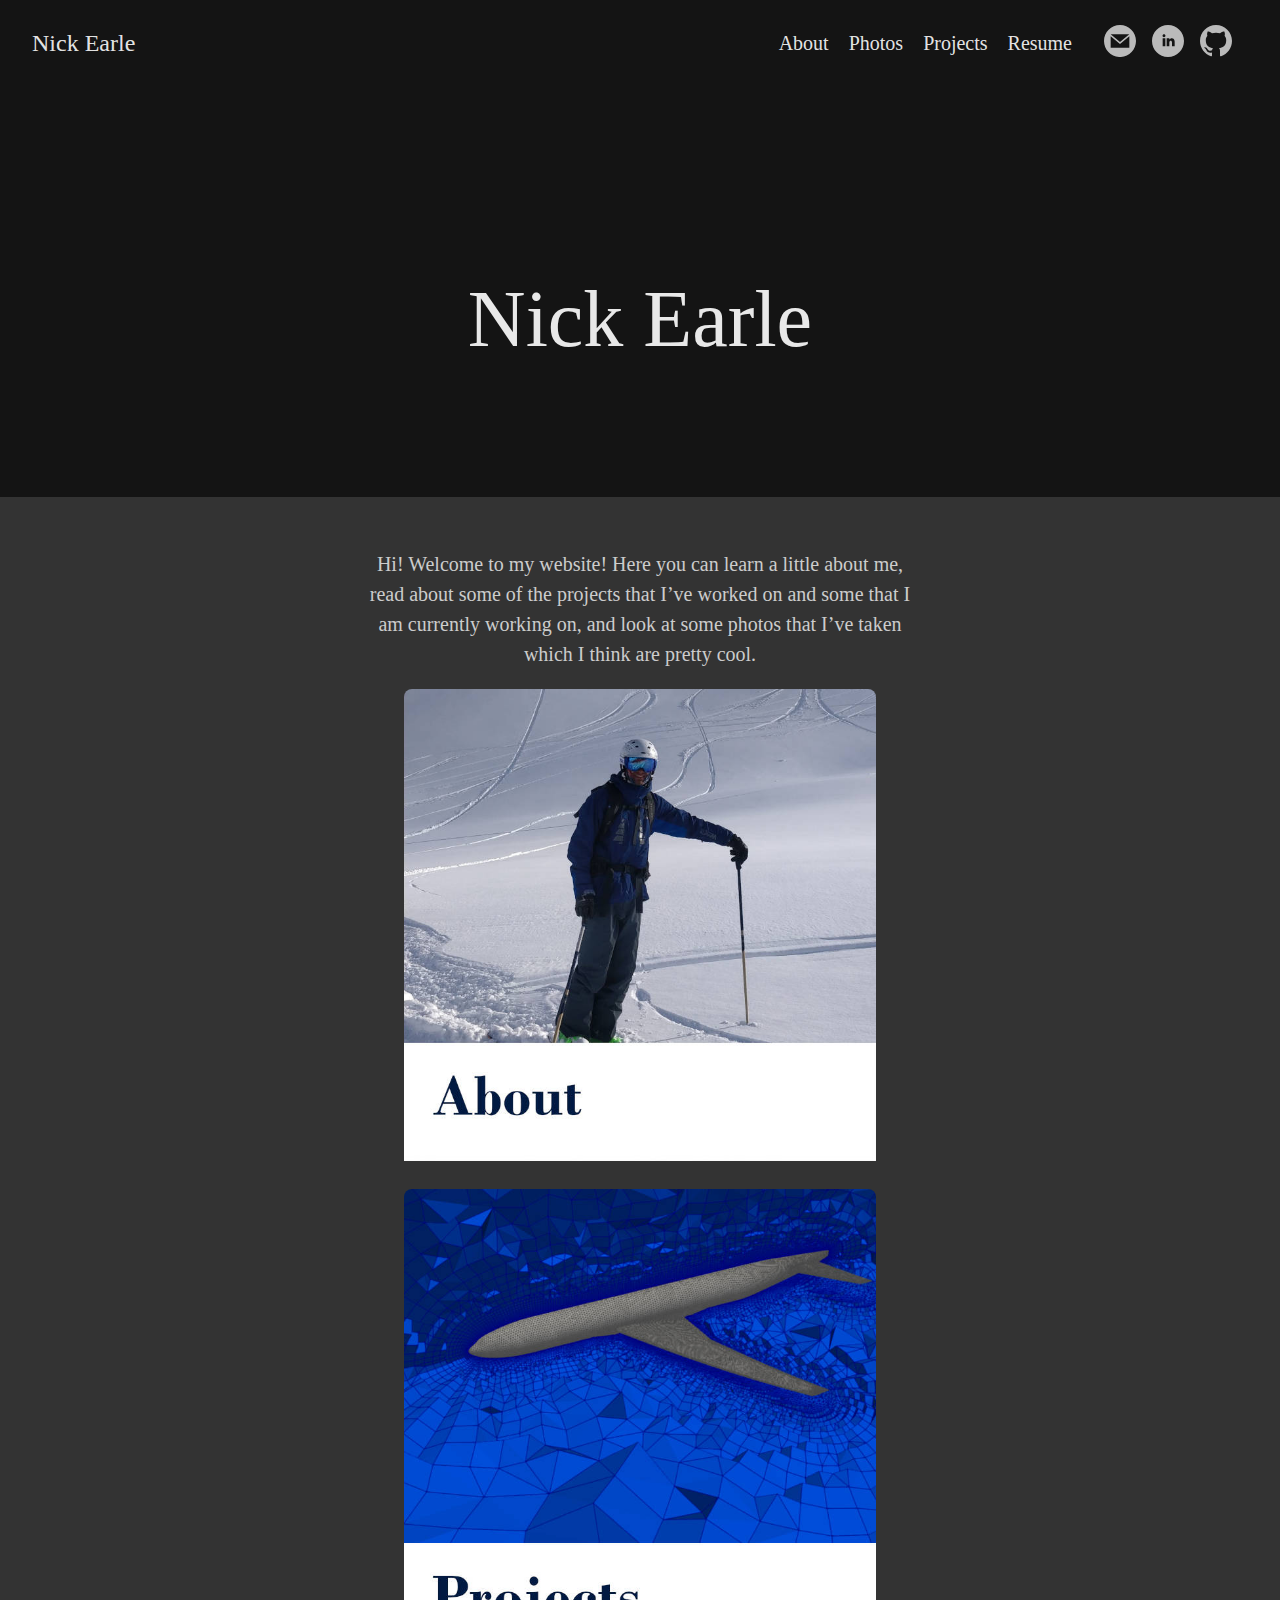
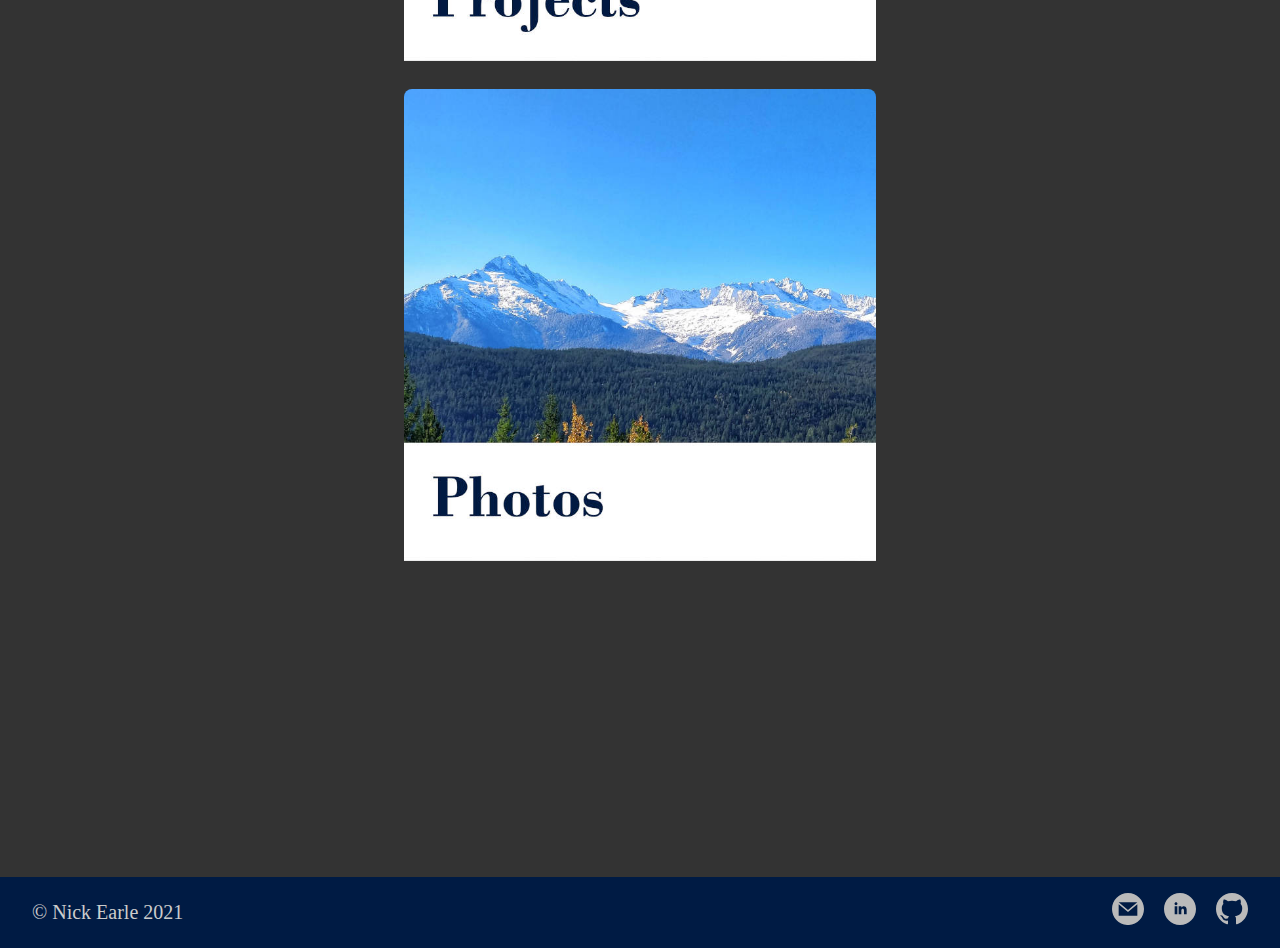
<file: index.html>
<!DOCTYPE html>
<html lang="en-ca">
  <head>
    <meta charset="utf-8">
    <meta http-equiv="X-UA-Compatible" content="IE=edge,chrome=1">
    
    <title>Nick Earle | Nick Earle</title>
    <meta name="viewport" content="width=device-width,minimum-scale=1">
    <meta name="description" content="The last theme you&#39;ll ever need. Maybe.">
    <meta name="generator" content="Hugo 0.89.0" />
    
    
      <META NAME="ROBOTS" CONTENT="NOINDEX, NOFOLLOW">
    

    
<link rel="stylesheet" href="/ananke/css/main.min.css" >




    
      
<link rel="shortcut icon" href="/images/GoingSkiing.jpg" type="image/x-icon" />


    

    
    
      <link href="/index.xml" rel="alternate" type="application/rss+xml" title="Nick Earle" />
      <link href="/index.xml" rel="feed" type="application/rss+xml" title="Nick Earle" />
      
    
    
    <meta property="og:title" content="Nick Earle" />
<meta property="og:description" content="The last theme you&#39;ll ever need. Maybe." />
<meta property="og:type" content="website" />
<meta property="og:url" content="http://ncearle.com/" />

<meta itemprop="name" content="Nick Earle">
<meta itemprop="description" content="The last theme you&#39;ll ever need. Maybe."><meta name="twitter:card" content="summary"/>
<meta name="twitter:title" content="Nick Earle"/>
<meta name="twitter:description" content="The last theme you&#39;ll ever need. Maybe."/>

	
  </head>

  <body class="ma0 athelas moon-gray bg-dark-gray">

    

  
  
  <header class="cover bg-top" style="background-image: url('http://ncearle.com/images/banners/P2PAboveTheCloudsCrop.jpg');">
    <div class="bg-black-60">
      <nav class="pv3 ph3 ph4-ns" role="navigation">
  <div class="flex-l justify-between items-center center">
    <a href="/" class="f3 fw2 hover-white no-underline white-90 dib">
      
        Nick Earle
      
    </a>
    <div class="flex-l items-center">
      

      
        <ul class="pl0 mr3">
          
          <li class="list f5 f4-ns fw4 dib pr3">
            <a class="hover-white no-underline white-90" href="/about/" title="About page">
              About
            </a>
          </li>
          
          <li class="list f5 f4-ns fw4 dib pr3">
            <a class="hover-white no-underline white-90" href="/photos/" title="Photos page">
              Photos
            </a>
          </li>
          
          <li class="list f5 f4-ns fw4 dib pr3">
            <a class="hover-white no-underline white-90" href="/projects/" title="Projects page">
              Projects
            </a>
          </li>
          
          <li class="list f5 f4-ns fw4 dib pr3">
            <a class="hover-white no-underline white-90" href="/about/Resume_NicholasEarle.pdf" title="Resume">
              Resume
            </a>
        </li>
        </ul>
      
      


<a href="mailto:ncearle@gmail.com" target="_blank" class="link-transition email link dib z-999 pt3 pt0-l mr1" title="email link" rel="noopener" aria-label="send me an email——Opens in a new window">
  <svg xmlns="http://www.w3.org/2000/svg" width="32px" height="32px" viewBox="0 0 24 24">
  <path d="M12 .02c-6.627 0-12 5.373-12 12s5.373 12 12 12 12-5.373 12-12-5.373-12-12-12zm6.99 6.98l-6.99 5.666-6.991-5.666h13.981zm.01 10h-14v-8.505l7 5.673 7-5.672v8.504z"/>
</svg>
<span class="new-window"><svg  height="8px"  style="enable-background:new 0 0 1000 1000;" version="1.1" viewBox="0 0 1000 1000" width="8px" xml:space="preserve" xmlns="http://www.w3.org/2000/svg" xmlns:xlink="http://www.w3.org/1999/xlink" >
<path d="M598 128h298v298h-86v-152l-418 418-60-60 418-418h-152v-86zM810 810v-298h86v298c0 46-40 86-86 86h-596c-48 0-86-40-86-86v-596c0-46 38-86 86-86h298v86h-298v596h596z" style="fill-rule:evenodd;clip-rule:evenodd;fill:;"/>
</svg>
</span></a>







<a href="https://www.linkedin.com/in/ncearle10/" target="_blank" class="link-transition linkedin link dib z-999 pt3 pt0-l mr1" title="LinkedIn link" rel="noopener" aria-label="follow on LinkedIn——Opens in a new window">
  <svg xmlns="http://www.w3.org/2000/svg" width="32px" height="32px" viewBox="0 0 24 24">
  <path d="M12 0c-6.627 0-12 5.373-12 12s5.373 12 12 12 12-5.373 12-12-5.373-12-12-12zm-2 16h-2v-6h2v6zm-1-6.891c-.607 0-1.1-.496-1.1-1.109 0-.612.492-1.109 1.1-1.109s1.1.497 1.1 1.109c0 .613-.493 1.109-1.1 1.109zm8 6.891h-1.998v-2.861c0-1.881-2.002-1.722-2.002 0v2.861h-2v-6h2v1.093c.872-1.616 4-1.736 4 1.548v3.359z"/>
</svg>
<span class="new-window"><svg  height="8px"  style="enable-background:new 0 0 1000 1000;" version="1.1" viewBox="0 0 1000 1000" width="8px" xml:space="preserve" xmlns="http://www.w3.org/2000/svg" xmlns:xlink="http://www.w3.org/1999/xlink" >
<path d="M598 128h298v298h-86v-152l-418 418-60-60 418-418h-152v-86zM810 810v-298h86v298c0 46-40 86-86 86h-596c-48 0-86-40-86-86v-596c0-46 38-86 86-86h298v86h-298v596h596z" style="fill-rule:evenodd;clip-rule:evenodd;fill:;"/>
</svg>
</span></a>


<a href="https://github.com/Ncearle" target="_blank" class="link-transition github link dib z-999 pt3 pt0-l mr1" title="Github link" rel="noopener" aria-label="follow on Github——Opens in a new window">
  <svg xmlns="http://www.w3.org/2000/svg" width="32px" height="32px" viewBox="0 0 24 24">
  <path d="M12 0c-6.626 0-12 5.373-12 12 0 5.302 3.438 9.8 8.207 11.387.599.111.793-.261.793-.577v-2.234c-3.338.726-4.033-1.416-4.033-1.416-.546-1.387-1.333-1.756-1.333-1.756-1.089-.745.083-.729.083-.729 1.205.084 1.839 1.237 1.839 1.237 1.07 1.834 2.807 1.304 3.492.997.107-.775.418-1.305.762-1.604-2.665-.305-5.467-1.334-5.467-5.931 0-1.311.469-2.381 1.236-3.221-.124-.303-.535-1.524.117-3.176 0 0 1.008-.322 3.301 1.23.957-.266 1.983-.399 3.003-.404 1.02.005 2.047.138 3.006.404 2.291-1.552 3.297-1.23 3.297-1.23.653 1.653.242 2.874.118 3.176.77.84 1.235 1.911 1.235 3.221 0 4.609-2.807 5.624-5.479 5.921.43.372.823 1.102.823 2.222v3.293c0 .319.192.694.801.576 4.765-1.589 8.199-6.086 8.199-11.386 0-6.627-5.373-12-12-12z"/>
</svg>
<span class="new-window"><svg  height="8px"  style="enable-background:new 0 0 1000 1000;" version="1.1" viewBox="0 0 1000 1000" width="8px" xml:space="preserve" xmlns="http://www.w3.org/2000/svg" xmlns:xlink="http://www.w3.org/1999/xlink" >
<path d="M598 128h298v298h-86v-152l-418 418-60-60 418-418h-152v-86zM810 810v-298h86v298c0 46-40 86-86 86h-596c-48 0-86-40-86-86v-596c0-46 38-86 86-86h298v86h-298v596h596z" style="fill-rule:evenodd;clip-rule:evenodd;fill:;"/>
</svg>
</span></a>








    </div>
  </div>
</nav>

      <div class="tc-l pv4 pv6-l ph3 ph4-ns">
        <h1 class="f2 f-subheadline-l fw2 white-90 mb0 lh-title">
          Nick Earle
        </h1>
        
      </div>
    </div>
  </header>


    <main class="pb7" role="main">
      

  <article class="cf ph3 ph5-l pv3 pv4-l f4 tc-l center measure-wide lh-copy moon-gray">
    <p>Hi! Welcome to my website! Here you can learn a little about me, read about some of the projects that I&rsquo;ve worked on and some that I am currently working on, and look at some photos that I&rsquo;ve taken which I think are pretty cool.</p>
<p>
<link rel="stylesheet" href="/css/hugo-easy-gallery.css" />
<div class="box" >
  <figure class="br3" itemprop="associatedMedia" itemscope itemtype="http://schema.org/ImageObject">
    <div class="img">
      <img itemprop="thumbnail" src="/images/About-small.jpg" />
    </div>
    <a href="/about/" itemprop="contentUrl"></a>
  </figure>
</div>



<div class="box" >
  <figure class="br3" itemprop="associatedMedia" itemscope itemtype="http://schema.org/ImageObject">
    <div class="img">
      <img itemprop="thumbnail" src="/images/Projects-small.jpg" />
    </div>
    <a href="/projects/" itemprop="contentUrl"></a>
  </figure>
</div>



<div class="box" >
  <figure class="br3" itemprop="associatedMedia" itemscope itemtype="http://schema.org/ImageObject">
    <div class="img">
      <img itemprop="thumbnail" src="/images/Photos-small.jpg" />
    </div>
    <a href="/photos/" itemprop="contentUrl"></a>
  </figure>
</div>
</p>

  </article>
  
  
  
  
  
  
  

    </main>
    <footer class="bg-navy bottom-0 w-100 pa3" role="contentinfo">
  <div class="flex justify-between">
  <a class="f4 fw4 hover-white no-underline moon-gray dn dib-ns pv2 ph3" href="http://ncearle.com/" >
    &copy;  Nick Earle 2021 
  </a>
    <div>


<a href="mailto:ncearle@gmail.com" target="_blank" class="link-transition email link dib z-999 pt3 pt0-l mr1" title="email link" rel="noopener" aria-label="send me an email——Opens in a new window">
  <svg xmlns="http://www.w3.org/2000/svg" width="32px" height="32px" viewBox="0 0 24 24">
  <path d="M12 .02c-6.627 0-12 5.373-12 12s5.373 12 12 12 12-5.373 12-12-5.373-12-12-12zm6.99 6.98l-6.99 5.666-6.991-5.666h13.981zm.01 10h-14v-8.505l7 5.673 7-5.672v8.504z"/>
</svg>
<span class="new-window"><svg  height="8px"  style="enable-background:new 0 0 1000 1000;" version="1.1" viewBox="0 0 1000 1000" width="8px" xml:space="preserve" xmlns="http://www.w3.org/2000/svg" xmlns:xlink="http://www.w3.org/1999/xlink" >
<path d="M598 128h298v298h-86v-152l-418 418-60-60 418-418h-152v-86zM810 810v-298h86v298c0 46-40 86-86 86h-596c-48 0-86-40-86-86v-596c0-46 38-86 86-86h298v86h-298v596h596z" style="fill-rule:evenodd;clip-rule:evenodd;fill:;"/>
</svg>
</span></a>







<a href="https://www.linkedin.com/in/ncearle10/" target="_blank" class="link-transition linkedin link dib z-999 pt3 pt0-l mr1" title="LinkedIn link" rel="noopener" aria-label="follow on LinkedIn——Opens in a new window">
  <svg xmlns="http://www.w3.org/2000/svg" width="32px" height="32px" viewBox="0 0 24 24">
  <path d="M12 0c-6.627 0-12 5.373-12 12s5.373 12 12 12 12-5.373 12-12-5.373-12-12-12zm-2 16h-2v-6h2v6zm-1-6.891c-.607 0-1.1-.496-1.1-1.109 0-.612.492-1.109 1.1-1.109s1.1.497 1.1 1.109c0 .613-.493 1.109-1.1 1.109zm8 6.891h-1.998v-2.861c0-1.881-2.002-1.722-2.002 0v2.861h-2v-6h2v1.093c.872-1.616 4-1.736 4 1.548v3.359z"/>
</svg>
<span class="new-window"><svg  height="8px"  style="enable-background:new 0 0 1000 1000;" version="1.1" viewBox="0 0 1000 1000" width="8px" xml:space="preserve" xmlns="http://www.w3.org/2000/svg" xmlns:xlink="http://www.w3.org/1999/xlink" >
<path d="M598 128h298v298h-86v-152l-418 418-60-60 418-418h-152v-86zM810 810v-298h86v298c0 46-40 86-86 86h-596c-48 0-86-40-86-86v-596c0-46 38-86 86-86h298v86h-298v596h596z" style="fill-rule:evenodd;clip-rule:evenodd;fill:;"/>
</svg>
</span></a>


<a href="https://github.com/Ncearle" target="_blank" class="link-transition github link dib z-999 pt3 pt0-l mr1" title="Github link" rel="noopener" aria-label="follow on Github——Opens in a new window">
  <svg xmlns="http://www.w3.org/2000/svg" width="32px" height="32px" viewBox="0 0 24 24">
  <path d="M12 0c-6.626 0-12 5.373-12 12 0 5.302 3.438 9.8 8.207 11.387.599.111.793-.261.793-.577v-2.234c-3.338.726-4.033-1.416-4.033-1.416-.546-1.387-1.333-1.756-1.333-1.756-1.089-.745.083-.729.083-.729 1.205.084 1.839 1.237 1.839 1.237 1.07 1.834 2.807 1.304 3.492.997.107-.775.418-1.305.762-1.604-2.665-.305-5.467-1.334-5.467-5.931 0-1.311.469-2.381 1.236-3.221-.124-.303-.535-1.524.117-3.176 0 0 1.008-.322 3.301 1.23.957-.266 1.983-.399 3.003-.404 1.02.005 2.047.138 3.006.404 2.291-1.552 3.297-1.23 3.297-1.23.653 1.653.242 2.874.118 3.176.77.84 1.235 1.911 1.235 3.221 0 4.609-2.807 5.624-5.479 5.921.43.372.823 1.102.823 2.222v3.293c0 .319.192.694.801.576 4.765-1.589 8.199-6.086 8.199-11.386 0-6.627-5.373-12-12-12z"/>
</svg>
<span class="new-window"><svg  height="8px"  style="enable-background:new 0 0 1000 1000;" version="1.1" viewBox="0 0 1000 1000" width="8px" xml:space="preserve" xmlns="http://www.w3.org/2000/svg" xmlns:xlink="http://www.w3.org/1999/xlink" >
<path d="M598 128h298v298h-86v-152l-418 418-60-60 418-418h-152v-86zM810 810v-298h86v298c0 46-40 86-86 86h-596c-48 0-86-40-86-86v-596c0-46 38-86 86-86h298v86h-298v596h596z" style="fill-rule:evenodd;clip-rule:evenodd;fill:;"/>
</svg>
</span></a>







</div>
  </div>
</footer>

    
    
  </body>
</html>
</file>
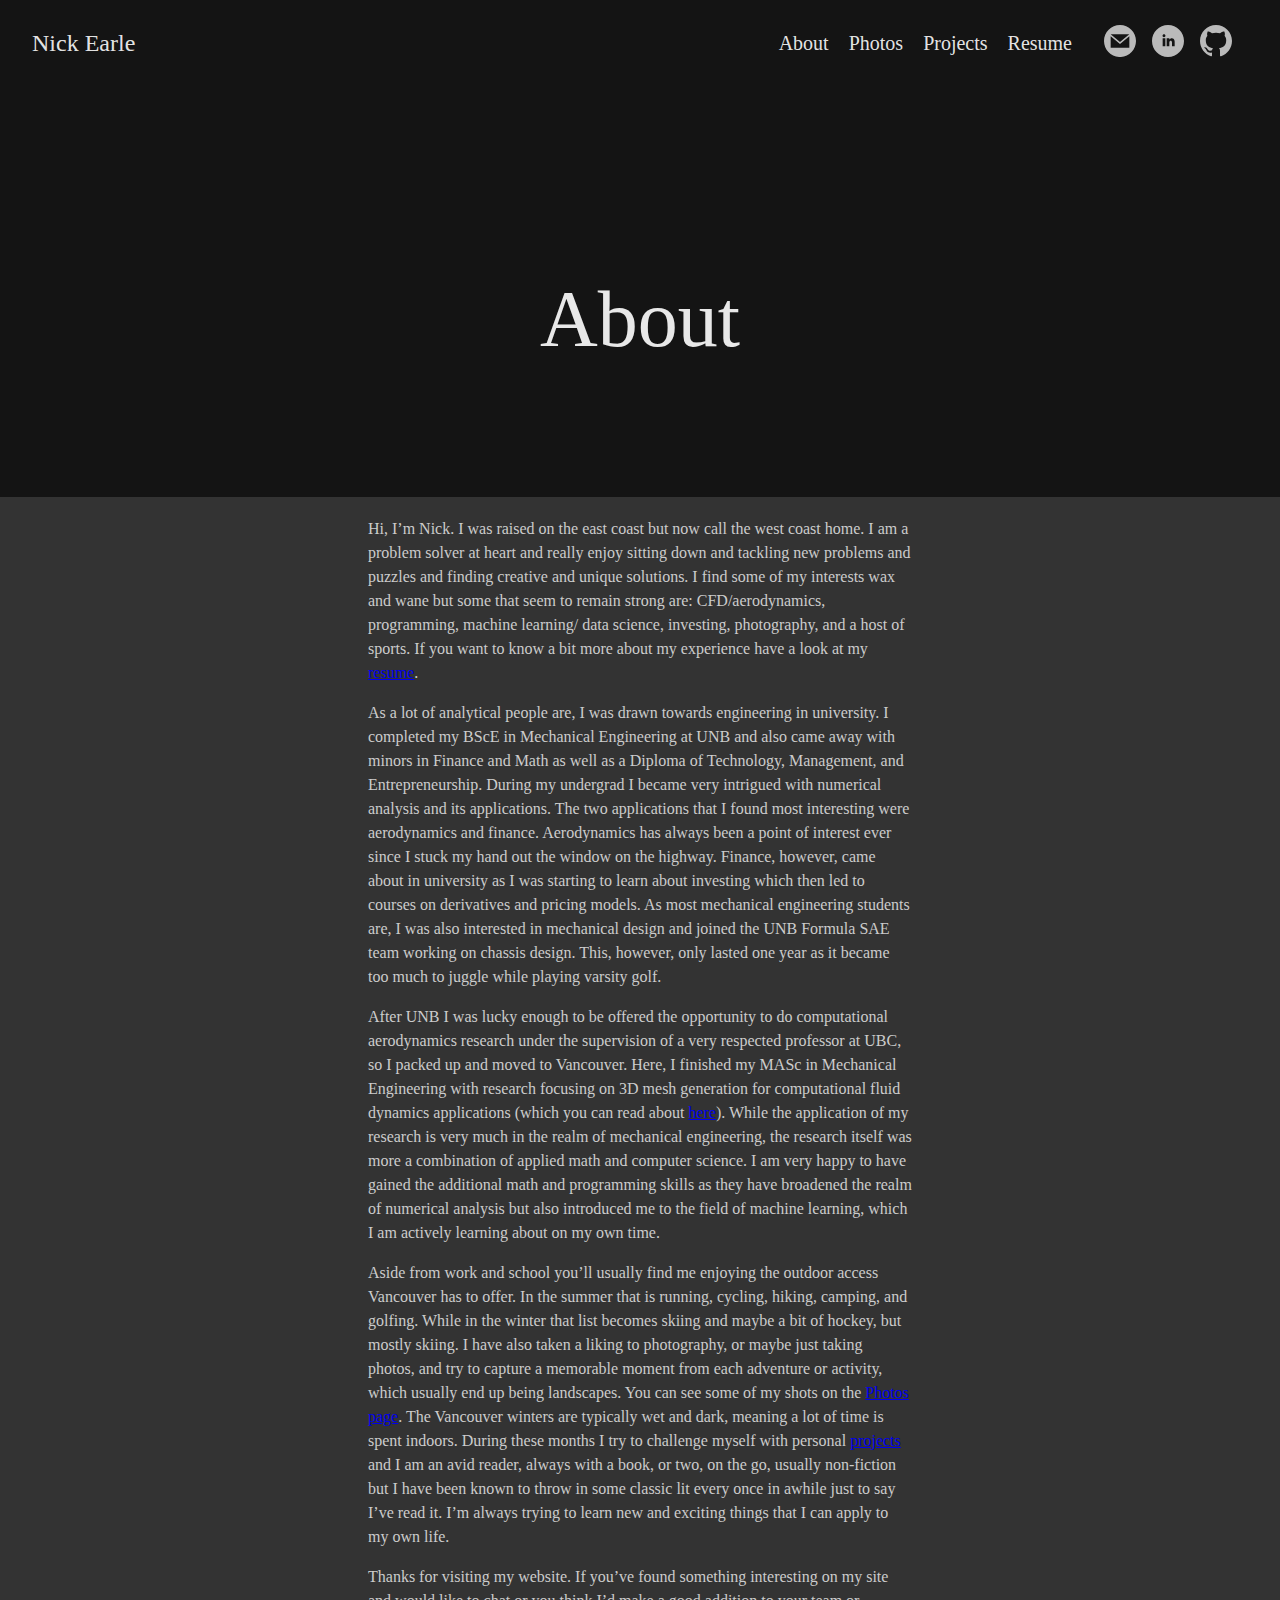
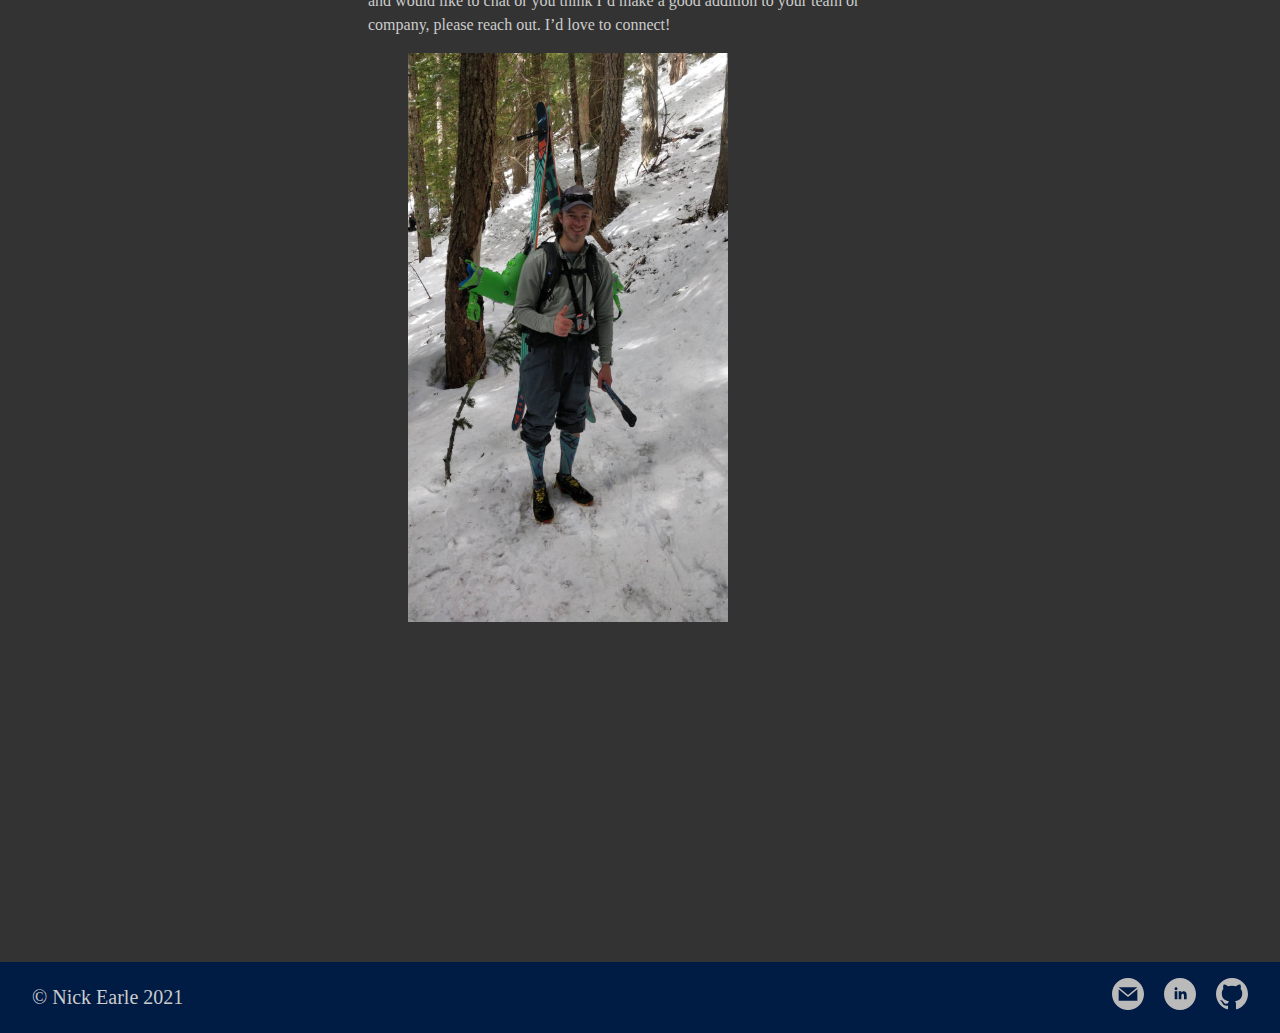
<file: about/index.html>
<!DOCTYPE html>
<html lang="en-ca">
  <head>
    <meta charset="utf-8">
    <meta http-equiv="X-UA-Compatible" content="IE=edge,chrome=1">
    
    <title>About | Nick Earle</title>
    <meta name="viewport" content="width=device-width,minimum-scale=1">
    <meta name="description" content="The last theme you&#39;ll ever need. Maybe.">
    <meta name="generator" content="Hugo 0.89.0" />
    
    
      <META NAME="ROBOTS" CONTENT="NOINDEX, NOFOLLOW">
    

    
<link rel="stylesheet" href="/ananke/css/main.min.css" >




    
      
<link rel="shortcut icon" href="/images/GoingSkiing.jpg" type="image/x-icon" />


    

    
    
      <link href="/about/index.xml" rel="alternate" type="application/rss+xml" title="Nick Earle" />
      <link href="/about/index.xml" rel="feed" type="application/rss+xml" title="Nick Earle" />
      
    
    
    <meta property="og:title" content="About" />
<meta property="og:description" content="The last theme you&#39;ll ever need. Maybe." />
<meta property="og:type" content="website" />
<meta property="og:url" content="http://ncearle.com/about/" />

<meta itemprop="name" content="About">
<meta itemprop="description" content="The last theme you&#39;ll ever need. Maybe."><meta name="twitter:card" content="summary"/>
<meta name="twitter:title" content="About"/>
<meta name="twitter:description" content="The last theme you&#39;ll ever need. Maybe."/>

	
  </head>

  <body class="ma0 athelas moon-gray bg-dark-gray">

    

  
  
  <header class="cover bg-top" style="background-image: url('http://ncearle.com/images/banners/HikingAtWhistler.jpg');">
    <div class="bg-black-60">
      <nav class="pv3 ph3 ph4-ns" role="navigation">
  <div class="flex-l justify-between items-center center">
    <a href="/" class="f3 fw2 hover-white no-underline white-90 dib">
      
        Nick Earle
      
    </a>
    <div class="flex-l items-center">
      

      
        <ul class="pl0 mr3">
          
          <li class="list f5 f4-ns fw4 dib pr3">
            <a class="hover-white no-underline white-90" href="/about/" title="About page">
              About
            </a>
          </li>
          
          <li class="list f5 f4-ns fw4 dib pr3">
            <a class="hover-white no-underline white-90" href="/photos/" title="Photos page">
              Photos
            </a>
          </li>
          
          <li class="list f5 f4-ns fw4 dib pr3">
            <a class="hover-white no-underline white-90" href="/projects/" title="Projects page">
              Projects
            </a>
          </li>
          
          <li class="list f5 f4-ns fw4 dib pr3">
            <a class="hover-white no-underline white-90" href="/about/Resume_NicholasEarle.pdf" title="Resume">
              Resume
            </a>
        </li>
        </ul>
      
      


<a href="mailto:ncearle@gmail.com" target="_blank" class="link-transition email link dib z-999 pt3 pt0-l mr1" title="email link" rel="noopener" aria-label="send me an email——Opens in a new window">
  <svg xmlns="http://www.w3.org/2000/svg" width="32px" height="32px" viewBox="0 0 24 24">
  <path d="M12 .02c-6.627 0-12 5.373-12 12s5.373 12 12 12 12-5.373 12-12-5.373-12-12-12zm6.99 6.98l-6.99 5.666-6.991-5.666h13.981zm.01 10h-14v-8.505l7 5.673 7-5.672v8.504z"/>
</svg>
<span class="new-window"><svg  height="8px"  style="enable-background:new 0 0 1000 1000;" version="1.1" viewBox="0 0 1000 1000" width="8px" xml:space="preserve" xmlns="http://www.w3.org/2000/svg" xmlns:xlink="http://www.w3.org/1999/xlink" >
<path d="M598 128h298v298h-86v-152l-418 418-60-60 418-418h-152v-86zM810 810v-298h86v298c0 46-40 86-86 86h-596c-48 0-86-40-86-86v-596c0-46 38-86 86-86h298v86h-298v596h596z" style="fill-rule:evenodd;clip-rule:evenodd;fill:;"/>
</svg>
</span></a>







<a href="https://www.linkedin.com/in/ncearle10/" target="_blank" class="link-transition linkedin link dib z-999 pt3 pt0-l mr1" title="LinkedIn link" rel="noopener" aria-label="follow on LinkedIn——Opens in a new window">
  <svg xmlns="http://www.w3.org/2000/svg" width="32px" height="32px" viewBox="0 0 24 24">
  <path d="M12 0c-6.627 0-12 5.373-12 12s5.373 12 12 12 12-5.373 12-12-5.373-12-12-12zm-2 16h-2v-6h2v6zm-1-6.891c-.607 0-1.1-.496-1.1-1.109 0-.612.492-1.109 1.1-1.109s1.1.497 1.1 1.109c0 .613-.493 1.109-1.1 1.109zm8 6.891h-1.998v-2.861c0-1.881-2.002-1.722-2.002 0v2.861h-2v-6h2v1.093c.872-1.616 4-1.736 4 1.548v3.359z"/>
</svg>
<span class="new-window"><svg  height="8px"  style="enable-background:new 0 0 1000 1000;" version="1.1" viewBox="0 0 1000 1000" width="8px" xml:space="preserve" xmlns="http://www.w3.org/2000/svg" xmlns:xlink="http://www.w3.org/1999/xlink" >
<path d="M598 128h298v298h-86v-152l-418 418-60-60 418-418h-152v-86zM810 810v-298h86v298c0 46-40 86-86 86h-596c-48 0-86-40-86-86v-596c0-46 38-86 86-86h298v86h-298v596h596z" style="fill-rule:evenodd;clip-rule:evenodd;fill:;"/>
</svg>
</span></a>


<a href="https://github.com/Ncearle" target="_blank" class="link-transition github link dib z-999 pt3 pt0-l mr1" title="Github link" rel="noopener" aria-label="follow on Github——Opens in a new window">
  <svg xmlns="http://www.w3.org/2000/svg" width="32px" height="32px" viewBox="0 0 24 24">
  <path d="M12 0c-6.626 0-12 5.373-12 12 0 5.302 3.438 9.8 8.207 11.387.599.111.793-.261.793-.577v-2.234c-3.338.726-4.033-1.416-4.033-1.416-.546-1.387-1.333-1.756-1.333-1.756-1.089-.745.083-.729.083-.729 1.205.084 1.839 1.237 1.839 1.237 1.07 1.834 2.807 1.304 3.492.997.107-.775.418-1.305.762-1.604-2.665-.305-5.467-1.334-5.467-5.931 0-1.311.469-2.381 1.236-3.221-.124-.303-.535-1.524.117-3.176 0 0 1.008-.322 3.301 1.23.957-.266 1.983-.399 3.003-.404 1.02.005 2.047.138 3.006.404 2.291-1.552 3.297-1.23 3.297-1.23.653 1.653.242 2.874.118 3.176.77.84 1.235 1.911 1.235 3.221 0 4.609-2.807 5.624-5.479 5.921.43.372.823 1.102.823 2.222v3.293c0 .319.192.694.801.576 4.765-1.589 8.199-6.086 8.199-11.386 0-6.627-5.373-12-12-12z"/>
</svg>
<span class="new-window"><svg  height="8px"  style="enable-background:new 0 0 1000 1000;" version="1.1" viewBox="0 0 1000 1000" width="8px" xml:space="preserve" xmlns="http://www.w3.org/2000/svg" xmlns:xlink="http://www.w3.org/1999/xlink" >
<path d="M598 128h298v298h-86v-152l-418 418-60-60 418-418h-152v-86zM810 810v-298h86v298c0 46-40 86-86 86h-596c-48 0-86-40-86-86v-596c0-46 38-86 86-86h298v86h-298v596h596z" style="fill-rule:evenodd;clip-rule:evenodd;fill:;"/>
</svg>
</span></a>








    </div>
  </div>
</nav>

      <div class="tc-l pv4 pv6-l ph3 ph4-ns">
        <h1 class="f2 f-subheadline-l fw2 white-90 mb0 lh-title">
          About
        </h1>
        
      </div>
    </div>
  </header>


    <main class="pb7" role="main">
      
  <article class="pa1 pa1-ns nested-copy-line-height nested-img">
    <section class="cf f5 tl-l center measure-wide lh-copy moon-gray"><p>Hi, I&rsquo;m Nick. I was raised on the east coast but now call the west coast home. I am a problem solver at heart and really enjoy sitting down and tackling  new problems and puzzles and finding creative and unique solutions. I find some of my interests wax and wane but some that seem to remain strong are: CFD/aerodynamics, programming, machine learning/ data science, investing, photography, and a host of sports. If you want to know a bit more about my experience have a look at my <a href="./Resume_NicholasEarle.pdf">resume</a>.</p>
<p>As a lot of analytical people are, I was drawn towards engineering in university. I completed my BScE in Mechanical Engineering at UNB and also came away with minors in Finance and Math as well as a Diploma of Technology, Management, and Entrepreneurship. During my undergrad I became very intrigued with numerical analysis and its applications. The two applications that I found most interesting were aerodynamics and finance. Aerodynamics has always been a point of interest ever since I stuck my hand out the window on the highway. Finance, however, came about in university as I was starting to learn about investing which then led to courses on derivatives and pricing models. As most mechanical engineering students are, I was also interested in mechanical design and joined the UNB Formula SAE team working on chassis design. This, however, only lasted one year as it became too much to juggle while playing varsity golf.</p>
<p>After UNB I was lucky enough to be offered the opportunity to do computational aerodynamics research under the supervision of a very respected professor at UBC, so I packed up and moved to Vancouver. Here, I finished my MASc in Mechanical Engineering with research focusing on 3D mesh generation for computational fluid dynamics applications (which you can read about <a href="/projects/1edamaniso">here</a>). While the application of my research is very much in the realm of mechanical engineering, the research itself was more a combination of applied math and computer science. I am very happy to have gained the additional math and programming skills as they have broadened the realm of numerical analysis but also introduced me to the field of machine learning, which I am actively learning about on my own time.</p>
<p>Aside from work and school you&rsquo;ll usually find me enjoying the outdoor access Vancouver has to offer. In the summer that is running, cycling, hiking, camping, and golfing. While in the winter that list becomes skiing and maybe a bit of hockey, but mostly skiing. I have also taken a liking to photography, or maybe just taking photos, and try to capture a memorable moment from each adventure or activity, which usually end up being landscapes. You can see some of my shots on the <a href="/photos/">Photos page</a>. The Vancouver winters are typically wet and dark, meaning a lot of time is spent indoors. During these months I try to challenge myself with personal <a href="/projects/">projects</a> and I am an avid reader, always with a book, or two, on the go, usually non-fiction but I have been known to throw in some classic lit every once in awhile just to say I&rsquo;ve read it. I&rsquo;m always trying to learn new and exciting things that I can apply to my own life.</p>
<p>Thanks for visiting my website. If you&rsquo;ve found something interesting on my site and would like to chat or you think I&rsquo;d make a good addition to your team or company, please reach out. I&rsquo;d love to connect!</p>

<link rel="stylesheet" href="/css/hugo-easy-gallery.css" />
<div class="box" style="max-width:400px">
  <figure class="tc-l" itemprop="associatedMedia" itemscope itemtype="http://schema.org/ImageObject">
    <div class="img">
      <img itemprop="thumbnail" src="/images/ThumbsUp-small.jpg" />
    </div>
    <a href="/photos/" itemprop="contentUrl"></a>
  </figure>
</div>

</section>
    <section class="flex-ns flex-wrap justify-around mt5">
      
    </section></article>

    </main>
    <footer class="bg-navy bottom-0 w-100 pa3" role="contentinfo">
  <div class="flex justify-between">
  <a class="f4 fw4 hover-white no-underline moon-gray dn dib-ns pv2 ph3" href="http://ncearle.com/" >
    &copy;  Nick Earle 2021 
  </a>
    <div>


<a href="mailto:ncearle@gmail.com" target="_blank" class="link-transition email link dib z-999 pt3 pt0-l mr1" title="email link" rel="noopener" aria-label="send me an email——Opens in a new window">
  <svg xmlns="http://www.w3.org/2000/svg" width="32px" height="32px" viewBox="0 0 24 24">
  <path d="M12 .02c-6.627 0-12 5.373-12 12s5.373 12 12 12 12-5.373 12-12-5.373-12-12-12zm6.99 6.98l-6.99 5.666-6.991-5.666h13.981zm.01 10h-14v-8.505l7 5.673 7-5.672v8.504z"/>
</svg>
<span class="new-window"><svg  height="8px"  style="enable-background:new 0 0 1000 1000;" version="1.1" viewBox="0 0 1000 1000" width="8px" xml:space="preserve" xmlns="http://www.w3.org/2000/svg" xmlns:xlink="http://www.w3.org/1999/xlink" >
<path d="M598 128h298v298h-86v-152l-418 418-60-60 418-418h-152v-86zM810 810v-298h86v298c0 46-40 86-86 86h-596c-48 0-86-40-86-86v-596c0-46 38-86 86-86h298v86h-298v596h596z" style="fill-rule:evenodd;clip-rule:evenodd;fill:;"/>
</svg>
</span></a>







<a href="https://www.linkedin.com/in/ncearle10/" target="_blank" class="link-transition linkedin link dib z-999 pt3 pt0-l mr1" title="LinkedIn link" rel="noopener" aria-label="follow on LinkedIn——Opens in a new window">
  <svg xmlns="http://www.w3.org/2000/svg" width="32px" height="32px" viewBox="0 0 24 24">
  <path d="M12 0c-6.627 0-12 5.373-12 12s5.373 12 12 12 12-5.373 12-12-5.373-12-12-12zm-2 16h-2v-6h2v6zm-1-6.891c-.607 0-1.1-.496-1.1-1.109 0-.612.492-1.109 1.1-1.109s1.1.497 1.1 1.109c0 .613-.493 1.109-1.1 1.109zm8 6.891h-1.998v-2.861c0-1.881-2.002-1.722-2.002 0v2.861h-2v-6h2v1.093c.872-1.616 4-1.736 4 1.548v3.359z"/>
</svg>
<span class="new-window"><svg  height="8px"  style="enable-background:new 0 0 1000 1000;" version="1.1" viewBox="0 0 1000 1000" width="8px" xml:space="preserve" xmlns="http://www.w3.org/2000/svg" xmlns:xlink="http://www.w3.org/1999/xlink" >
<path d="M598 128h298v298h-86v-152l-418 418-60-60 418-418h-152v-86zM810 810v-298h86v298c0 46-40 86-86 86h-596c-48 0-86-40-86-86v-596c0-46 38-86 86-86h298v86h-298v596h596z" style="fill-rule:evenodd;clip-rule:evenodd;fill:;"/>
</svg>
</span></a>


<a href="https://github.com/Ncearle" target="_blank" class="link-transition github link dib z-999 pt3 pt0-l mr1" title="Github link" rel="noopener" aria-label="follow on Github——Opens in a new window">
  <svg xmlns="http://www.w3.org/2000/svg" width="32px" height="32px" viewBox="0 0 24 24">
  <path d="M12 0c-6.626 0-12 5.373-12 12 0 5.302 3.438 9.8 8.207 11.387.599.111.793-.261.793-.577v-2.234c-3.338.726-4.033-1.416-4.033-1.416-.546-1.387-1.333-1.756-1.333-1.756-1.089-.745.083-.729.083-.729 1.205.084 1.839 1.237 1.839 1.237 1.07 1.834 2.807 1.304 3.492.997.107-.775.418-1.305.762-1.604-2.665-.305-5.467-1.334-5.467-5.931 0-1.311.469-2.381 1.236-3.221-.124-.303-.535-1.524.117-3.176 0 0 1.008-.322 3.301 1.23.957-.266 1.983-.399 3.003-.404 1.02.005 2.047.138 3.006.404 2.291-1.552 3.297-1.23 3.297-1.23.653 1.653.242 2.874.118 3.176.77.84 1.235 1.911 1.235 3.221 0 4.609-2.807 5.624-5.479 5.921.43.372.823 1.102.823 2.222v3.293c0 .319.192.694.801.576 4.765-1.589 8.199-6.086 8.199-11.386 0-6.627-5.373-12-12-12z"/>
</svg>
<span class="new-window"><svg  height="8px"  style="enable-background:new 0 0 1000 1000;" version="1.1" viewBox="0 0 1000 1000" width="8px" xml:space="preserve" xmlns="http://www.w3.org/2000/svg" xmlns:xlink="http://www.w3.org/1999/xlink" >
<path d="M598 128h298v298h-86v-152l-418 418-60-60 418-418h-152v-86zM810 810v-298h86v298c0 46-40 86-86 86h-596c-48 0-86-40-86-86v-596c0-46 38-86 86-86h298v86h-298v596h596z" style="fill-rule:evenodd;clip-rule:evenodd;fill:;"/>
</svg>
</span></a>







</div>
  </div>
</footer>

    
    
  </body>
</html>
</file>
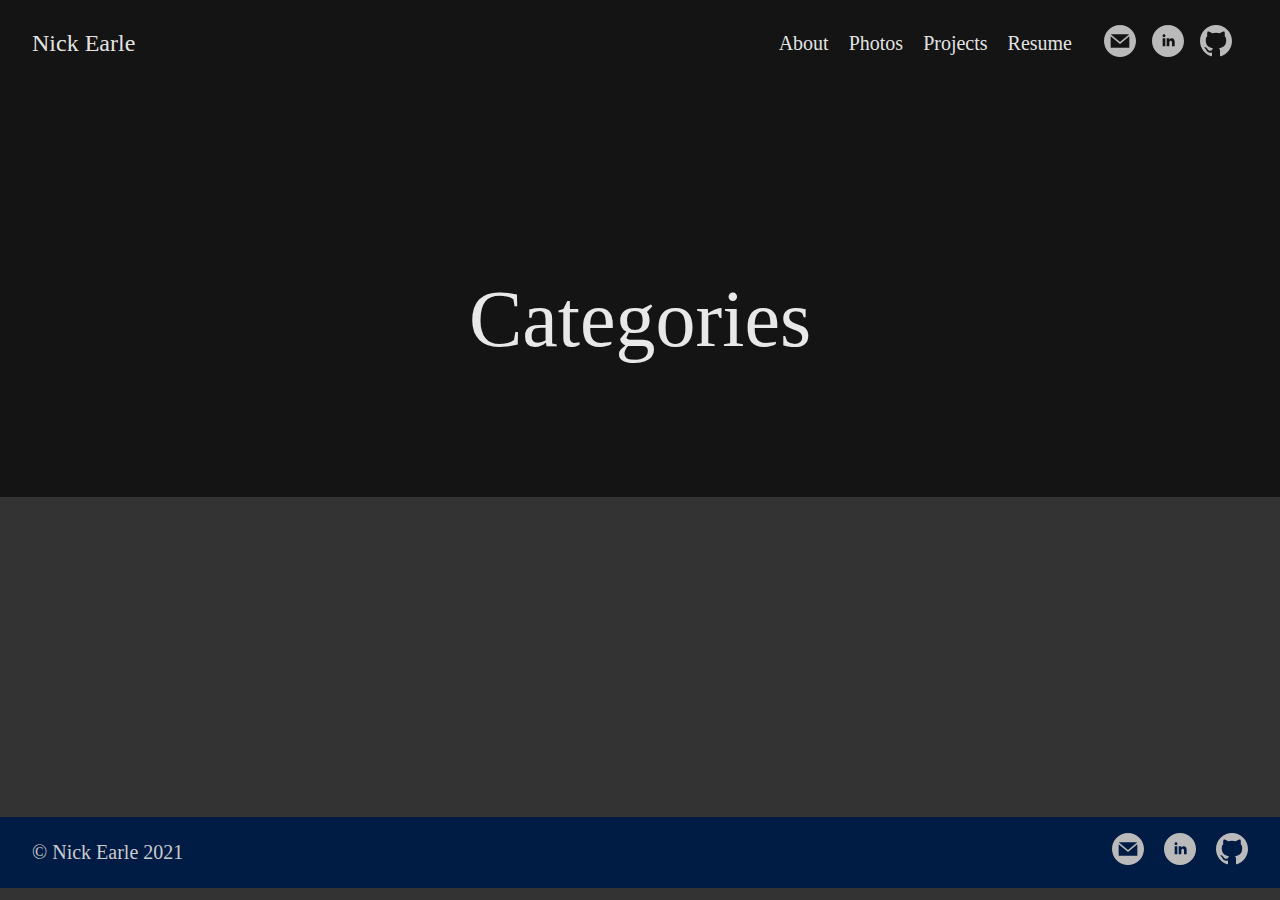
<file: categories/index.html>
<!DOCTYPE html>
<html lang="en-ca">
  <head>
    <meta charset="utf-8">
    <meta http-equiv="X-UA-Compatible" content="IE=edge,chrome=1">
    
    <title>Nick Earle</title>
    <meta name="viewport" content="width=device-width,minimum-scale=1">
    <meta name="description" content="The last theme you&#39;ll ever need. Maybe.">
    <meta name="generator" content="Hugo 0.89.0" />
    
    
      <META NAME="ROBOTS" CONTENT="NOINDEX, NOFOLLOW">
    

    
<link rel="stylesheet" href="/ananke/css/main.min.css" >




    
      
<link rel="shortcut icon" href="/images/GoingSkiing.jpg" type="image/x-icon" />


    

    
    
      <link href="/categories/index.xml" rel="alternate" type="application/rss+xml" title="Nick Earle" />
      <link href="/categories/index.xml" rel="feed" type="application/rss+xml" title="Nick Earle" />
      
    
    
    <meta property="og:title" content="Categories" />
<meta property="og:description" content="The last theme you&#39;ll ever need. Maybe." />
<meta property="og:type" content="website" />
<meta property="og:url" content="http://ncearle.com/categories/" />

<meta itemprop="name" content="Categories">
<meta itemprop="description" content="The last theme you&#39;ll ever need. Maybe."><meta name="twitter:card" content="summary"/>
<meta name="twitter:title" content="Categories"/>
<meta name="twitter:description" content="The last theme you&#39;ll ever need. Maybe."/>

	
  </head>

  <body class="ma0 athelas moon-gray bg-dark-gray">

    

  
  
  <header class="cover bg-top" style="background-image: url('http://ncearle.com/images/banners/P2PAboveTheCloudsCrop.jpg');">
    <div class="bg-black-60">
      <nav class="pv3 ph3 ph4-ns" role="navigation">
  <div class="flex-l justify-between items-center center">
    <a href="/" class="f3 fw2 hover-white no-underline white-90 dib">
      
        Nick Earle
      
    </a>
    <div class="flex-l items-center">
      

      
        <ul class="pl0 mr3">
          
          <li class="list f5 f4-ns fw4 dib pr3">
            <a class="hover-white no-underline white-90" href="/about/" title="About page">
              About
            </a>
          </li>
          
          <li class="list f5 f4-ns fw4 dib pr3">
            <a class="hover-white no-underline white-90" href="/photos/" title="Photos page">
              Photos
            </a>
          </li>
          
          <li class="list f5 f4-ns fw4 dib pr3">
            <a class="hover-white no-underline white-90" href="/projects/" title="Projects page">
              Projects
            </a>
          </li>
          
          <li class="list f5 f4-ns fw4 dib pr3">
            <a class="hover-white no-underline white-90" href="/about/Resume_NicholasEarle.pdf" title="Resume">
              Resume
            </a>
        </li>
        </ul>
      
      


<a href="mailto:ncearle@gmail.com" target="_blank" class="link-transition email link dib z-999 pt3 pt0-l mr1" title="email link" rel="noopener" aria-label="send me an email——Opens in a new window">
  <svg xmlns="http://www.w3.org/2000/svg" width="32px" height="32px" viewBox="0 0 24 24">
  <path d="M12 .02c-6.627 0-12 5.373-12 12s5.373 12 12 12 12-5.373 12-12-5.373-12-12-12zm6.99 6.98l-6.99 5.666-6.991-5.666h13.981zm.01 10h-14v-8.505l7 5.673 7-5.672v8.504z"/>
</svg>
<span class="new-window"><svg  height="8px"  style="enable-background:new 0 0 1000 1000;" version="1.1" viewBox="0 0 1000 1000" width="8px" xml:space="preserve" xmlns="http://www.w3.org/2000/svg" xmlns:xlink="http://www.w3.org/1999/xlink" >
<path d="M598 128h298v298h-86v-152l-418 418-60-60 418-418h-152v-86zM810 810v-298h86v298c0 46-40 86-86 86h-596c-48 0-86-40-86-86v-596c0-46 38-86 86-86h298v86h-298v596h596z" style="fill-rule:evenodd;clip-rule:evenodd;fill:;"/>
</svg>
</span></a>







<a href="https://www.linkedin.com/in/ncearle10/" target="_blank" class="link-transition linkedin link dib z-999 pt3 pt0-l mr1" title="LinkedIn link" rel="noopener" aria-label="follow on LinkedIn——Opens in a new window">
  <svg xmlns="http://www.w3.org/2000/svg" width="32px" height="32px" viewBox="0 0 24 24">
  <path d="M12 0c-6.627 0-12 5.373-12 12s5.373 12 12 12 12-5.373 12-12-5.373-12-12-12zm-2 16h-2v-6h2v6zm-1-6.891c-.607 0-1.1-.496-1.1-1.109 0-.612.492-1.109 1.1-1.109s1.1.497 1.1 1.109c0 .613-.493 1.109-1.1 1.109zm8 6.891h-1.998v-2.861c0-1.881-2.002-1.722-2.002 0v2.861h-2v-6h2v1.093c.872-1.616 4-1.736 4 1.548v3.359z"/>
</svg>
<span class="new-window"><svg  height="8px"  style="enable-background:new 0 0 1000 1000;" version="1.1" viewBox="0 0 1000 1000" width="8px" xml:space="preserve" xmlns="http://www.w3.org/2000/svg" xmlns:xlink="http://www.w3.org/1999/xlink" >
<path d="M598 128h298v298h-86v-152l-418 418-60-60 418-418h-152v-86zM810 810v-298h86v298c0 46-40 86-86 86h-596c-48 0-86-40-86-86v-596c0-46 38-86 86-86h298v86h-298v596h596z" style="fill-rule:evenodd;clip-rule:evenodd;fill:;"/>
</svg>
</span></a>


<a href="https://github.com/Ncearle" target="_blank" class="link-transition github link dib z-999 pt3 pt0-l mr1" title="Github link" rel="noopener" aria-label="follow on Github——Opens in a new window">
  <svg xmlns="http://www.w3.org/2000/svg" width="32px" height="32px" viewBox="0 0 24 24">
  <path d="M12 0c-6.626 0-12 5.373-12 12 0 5.302 3.438 9.8 8.207 11.387.599.111.793-.261.793-.577v-2.234c-3.338.726-4.033-1.416-4.033-1.416-.546-1.387-1.333-1.756-1.333-1.756-1.089-.745.083-.729.083-.729 1.205.084 1.839 1.237 1.839 1.237 1.07 1.834 2.807 1.304 3.492.997.107-.775.418-1.305.762-1.604-2.665-.305-5.467-1.334-5.467-5.931 0-1.311.469-2.381 1.236-3.221-.124-.303-.535-1.524.117-3.176 0 0 1.008-.322 3.301 1.23.957-.266 1.983-.399 3.003-.404 1.02.005 2.047.138 3.006.404 2.291-1.552 3.297-1.23 3.297-1.23.653 1.653.242 2.874.118 3.176.77.84 1.235 1.911 1.235 3.221 0 4.609-2.807 5.624-5.479 5.921.43.372.823 1.102.823 2.222v3.293c0 .319.192.694.801.576 4.765-1.589 8.199-6.086 8.199-11.386 0-6.627-5.373-12-12-12z"/>
</svg>
<span class="new-window"><svg  height="8px"  style="enable-background:new 0 0 1000 1000;" version="1.1" viewBox="0 0 1000 1000" width="8px" xml:space="preserve" xmlns="http://www.w3.org/2000/svg" xmlns:xlink="http://www.w3.org/1999/xlink" >
<path d="M598 128h298v298h-86v-152l-418 418-60-60 418-418h-152v-86zM810 810v-298h86v298c0 46-40 86-86 86h-596c-48 0-86-40-86-86v-596c0-46 38-86 86-86h298v86h-298v596h596z" style="fill-rule:evenodd;clip-rule:evenodd;fill:;"/>
</svg>
</span></a>








    </div>
  </div>
</nav>

      <div class="tc-l pv4 pv6-l ph3 ph4-ns">
        <h1 class="f2 f-subheadline-l fw2 white-90 mb0 lh-title">
          Categories
        </h1>
        
      </div>
    </div>
  </header>


    <main class="pb7" role="main">
      
    
  <article class="cf pa3 pa4-m pa4-l">
    <div class="measure-wide-l center f4 lh-copy nested-copy-line-height nested-links nested-img mid-gray">
      
    </div>
  </article>
  <div class="mw8 center">
    <section class="ph4">
      
    </section>
  </div>

    </main>
    <footer class="bg-navy bottom-0 w-100 pa3" role="contentinfo">
  <div class="flex justify-between">
  <a class="f4 fw4 hover-white no-underline moon-gray dn dib-ns pv2 ph3" href="http://ncearle.com/" >
    &copy;  Nick Earle 2021 
  </a>
    <div>


<a href="mailto:ncearle@gmail.com" target="_blank" class="link-transition email link dib z-999 pt3 pt0-l mr1" title="email link" rel="noopener" aria-label="send me an email——Opens in a new window">
  <svg xmlns="http://www.w3.org/2000/svg" width="32px" height="32px" viewBox="0 0 24 24">
  <path d="M12 .02c-6.627 0-12 5.373-12 12s5.373 12 12 12 12-5.373 12-12-5.373-12-12-12zm6.99 6.98l-6.99 5.666-6.991-5.666h13.981zm.01 10h-14v-8.505l7 5.673 7-5.672v8.504z"/>
</svg>
<span class="new-window"><svg  height="8px"  style="enable-background:new 0 0 1000 1000;" version="1.1" viewBox="0 0 1000 1000" width="8px" xml:space="preserve" xmlns="http://www.w3.org/2000/svg" xmlns:xlink="http://www.w3.org/1999/xlink" >
<path d="M598 128h298v298h-86v-152l-418 418-60-60 418-418h-152v-86zM810 810v-298h86v298c0 46-40 86-86 86h-596c-48 0-86-40-86-86v-596c0-46 38-86 86-86h298v86h-298v596h596z" style="fill-rule:evenodd;clip-rule:evenodd;fill:;"/>
</svg>
</span></a>







<a href="https://www.linkedin.com/in/ncearle10/" target="_blank" class="link-transition linkedin link dib z-999 pt3 pt0-l mr1" title="LinkedIn link" rel="noopener" aria-label="follow on LinkedIn——Opens in a new window">
  <svg xmlns="http://www.w3.org/2000/svg" width="32px" height="32px" viewBox="0 0 24 24">
  <path d="M12 0c-6.627 0-12 5.373-12 12s5.373 12 12 12 12-5.373 12-12-5.373-12-12-12zm-2 16h-2v-6h2v6zm-1-6.891c-.607 0-1.1-.496-1.1-1.109 0-.612.492-1.109 1.1-1.109s1.1.497 1.1 1.109c0 .613-.493 1.109-1.1 1.109zm8 6.891h-1.998v-2.861c0-1.881-2.002-1.722-2.002 0v2.861h-2v-6h2v1.093c.872-1.616 4-1.736 4 1.548v3.359z"/>
</svg>
<span class="new-window"><svg  height="8px"  style="enable-background:new 0 0 1000 1000;" version="1.1" viewBox="0 0 1000 1000" width="8px" xml:space="preserve" xmlns="http://www.w3.org/2000/svg" xmlns:xlink="http://www.w3.org/1999/xlink" >
<path d="M598 128h298v298h-86v-152l-418 418-60-60 418-418h-152v-86zM810 810v-298h86v298c0 46-40 86-86 86h-596c-48 0-86-40-86-86v-596c0-46 38-86 86-86h298v86h-298v596h596z" style="fill-rule:evenodd;clip-rule:evenodd;fill:;"/>
</svg>
</span></a>


<a href="https://github.com/Ncearle" target="_blank" class="link-transition github link dib z-999 pt3 pt0-l mr1" title="Github link" rel="noopener" aria-label="follow on Github——Opens in a new window">
  <svg xmlns="http://www.w3.org/2000/svg" width="32px" height="32px" viewBox="0 0 24 24">
  <path d="M12 0c-6.626 0-12 5.373-12 12 0 5.302 3.438 9.8 8.207 11.387.599.111.793-.261.793-.577v-2.234c-3.338.726-4.033-1.416-4.033-1.416-.546-1.387-1.333-1.756-1.333-1.756-1.089-.745.083-.729.083-.729 1.205.084 1.839 1.237 1.839 1.237 1.07 1.834 2.807 1.304 3.492.997.107-.775.418-1.305.762-1.604-2.665-.305-5.467-1.334-5.467-5.931 0-1.311.469-2.381 1.236-3.221-.124-.303-.535-1.524.117-3.176 0 0 1.008-.322 3.301 1.23.957-.266 1.983-.399 3.003-.404 1.02.005 2.047.138 3.006.404 2.291-1.552 3.297-1.23 3.297-1.23.653 1.653.242 2.874.118 3.176.77.84 1.235 1.911 1.235 3.221 0 4.609-2.807 5.624-5.479 5.921.43.372.823 1.102.823 2.222v3.293c0 .319.192.694.801.576 4.765-1.589 8.199-6.086 8.199-11.386 0-6.627-5.373-12-12-12z"/>
</svg>
<span class="new-window"><svg  height="8px"  style="enable-background:new 0 0 1000 1000;" version="1.1" viewBox="0 0 1000 1000" width="8px" xml:space="preserve" xmlns="http://www.w3.org/2000/svg" xmlns:xlink="http://www.w3.org/1999/xlink" >
<path d="M598 128h298v298h-86v-152l-418 418-60-60 418-418h-152v-86zM810 810v-298h86v298c0 46-40 86-86 86h-596c-48 0-86-40-86-86v-596c0-46 38-86 86-86h298v86h-298v596h596z" style="fill-rule:evenodd;clip-rule:evenodd;fill:;"/>
</svg>
</span></a>







</div>
  </div>
</footer>

    
    
  </body>
</html>
</file>
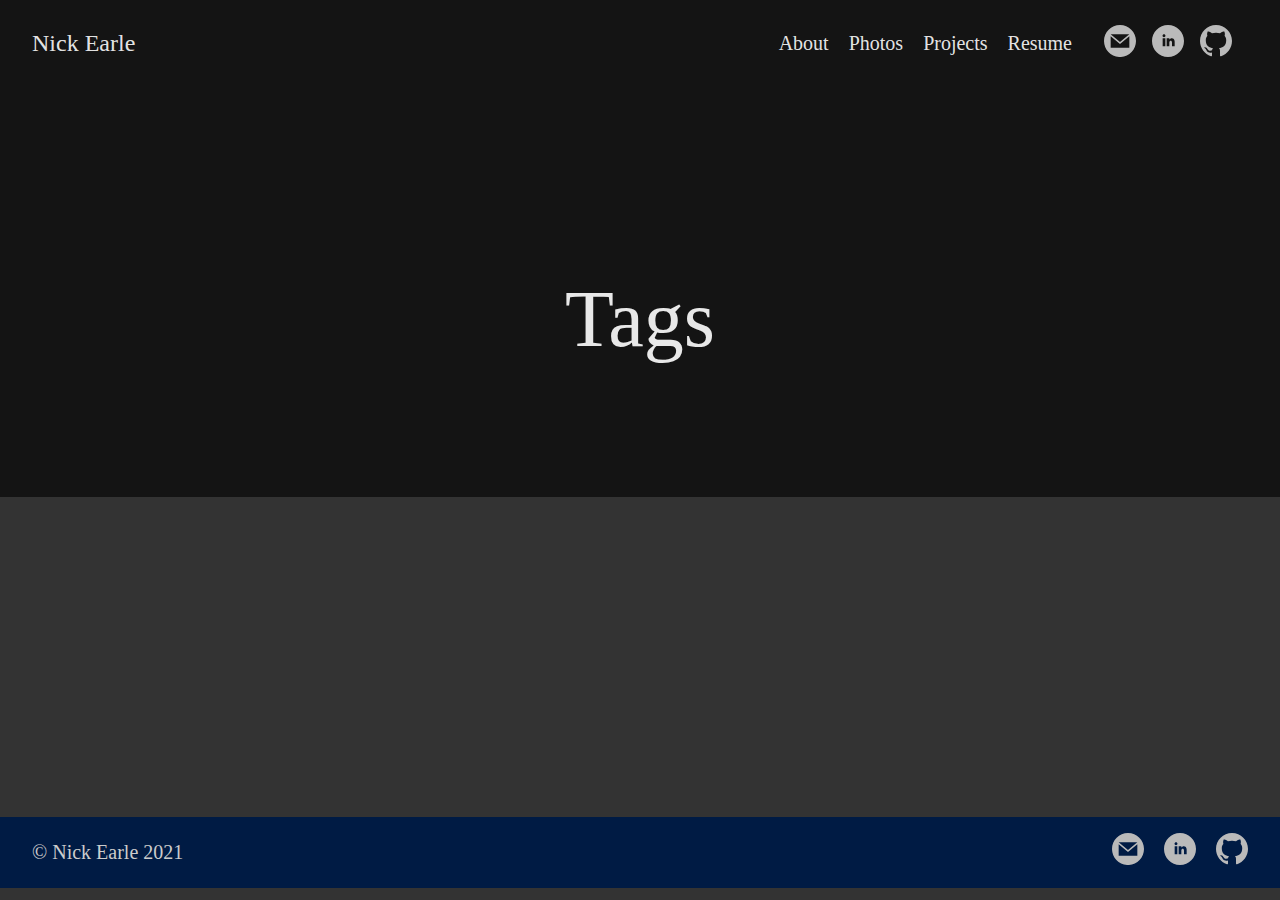
<file: tags/index.html>
<!DOCTYPE html>
<html lang="en-ca">
  <head>
    <meta charset="utf-8">
    <meta http-equiv="X-UA-Compatible" content="IE=edge,chrome=1">
    
    <title>Nick Earle</title>
    <meta name="viewport" content="width=device-width,minimum-scale=1">
    <meta name="description" content="The last theme you&#39;ll ever need. Maybe.">
    <meta name="generator" content="Hugo 0.89.0" />
    
    
      <META NAME="ROBOTS" CONTENT="NOINDEX, NOFOLLOW">
    

    
<link rel="stylesheet" href="/ananke/css/main.min.css" >




    
      
<link rel="shortcut icon" href="/images/GoingSkiing.jpg" type="image/x-icon" />


    

    
    
      <link href="/tags/index.xml" rel="alternate" type="application/rss+xml" title="Nick Earle" />
      <link href="/tags/index.xml" rel="feed" type="application/rss+xml" title="Nick Earle" />
      
    
    
    <meta property="og:title" content="Tags" />
<meta property="og:description" content="The last theme you&#39;ll ever need. Maybe." />
<meta property="og:type" content="website" />
<meta property="og:url" content="http://ncearle.com/tags/" />

<meta itemprop="name" content="Tags">
<meta itemprop="description" content="The last theme you&#39;ll ever need. Maybe."><meta name="twitter:card" content="summary"/>
<meta name="twitter:title" content="Tags"/>
<meta name="twitter:description" content="The last theme you&#39;ll ever need. Maybe."/>

	
  </head>

  <body class="ma0 athelas moon-gray bg-dark-gray">

    

  
  
  <header class="cover bg-top" style="background-image: url('http://ncearle.com/images/banners/P2PAboveTheCloudsCrop.jpg');">
    <div class="bg-black-60">
      <nav class="pv3 ph3 ph4-ns" role="navigation">
  <div class="flex-l justify-between items-center center">
    <a href="/" class="f3 fw2 hover-white no-underline white-90 dib">
      
        Nick Earle
      
    </a>
    <div class="flex-l items-center">
      

      
        <ul class="pl0 mr3">
          
          <li class="list f5 f4-ns fw4 dib pr3">
            <a class="hover-white no-underline white-90" href="/about/" title="About page">
              About
            </a>
          </li>
          
          <li class="list f5 f4-ns fw4 dib pr3">
            <a class="hover-white no-underline white-90" href="/photos/" title="Photos page">
              Photos
            </a>
          </li>
          
          <li class="list f5 f4-ns fw4 dib pr3">
            <a class="hover-white no-underline white-90" href="/projects/" title="Projects page">
              Projects
            </a>
          </li>
          
          <li class="list f5 f4-ns fw4 dib pr3">
            <a class="hover-white no-underline white-90" href="/about/Resume_NicholasEarle.pdf" title="Resume">
              Resume
            </a>
        </li>
        </ul>
      
      


<a href="mailto:ncearle@gmail.com" target="_blank" class="link-transition email link dib z-999 pt3 pt0-l mr1" title="email link" rel="noopener" aria-label="send me an email——Opens in a new window">
  <svg xmlns="http://www.w3.org/2000/svg" width="32px" height="32px" viewBox="0 0 24 24">
  <path d="M12 .02c-6.627 0-12 5.373-12 12s5.373 12 12 12 12-5.373 12-12-5.373-12-12-12zm6.99 6.98l-6.99 5.666-6.991-5.666h13.981zm.01 10h-14v-8.505l7 5.673 7-5.672v8.504z"/>
</svg>
<span class="new-window"><svg  height="8px"  style="enable-background:new 0 0 1000 1000;" version="1.1" viewBox="0 0 1000 1000" width="8px" xml:space="preserve" xmlns="http://www.w3.org/2000/svg" xmlns:xlink="http://www.w3.org/1999/xlink" >
<path d="M598 128h298v298h-86v-152l-418 418-60-60 418-418h-152v-86zM810 810v-298h86v298c0 46-40 86-86 86h-596c-48 0-86-40-86-86v-596c0-46 38-86 86-86h298v86h-298v596h596z" style="fill-rule:evenodd;clip-rule:evenodd;fill:;"/>
</svg>
</span></a>







<a href="https://www.linkedin.com/in/ncearle10/" target="_blank" class="link-transition linkedin link dib z-999 pt3 pt0-l mr1" title="LinkedIn link" rel="noopener" aria-label="follow on LinkedIn——Opens in a new window">
  <svg xmlns="http://www.w3.org/2000/svg" width="32px" height="32px" viewBox="0 0 24 24">
  <path d="M12 0c-6.627 0-12 5.373-12 12s5.373 12 12 12 12-5.373 12-12-5.373-12-12-12zm-2 16h-2v-6h2v6zm-1-6.891c-.607 0-1.1-.496-1.1-1.109 0-.612.492-1.109 1.1-1.109s1.1.497 1.1 1.109c0 .613-.493 1.109-1.1 1.109zm8 6.891h-1.998v-2.861c0-1.881-2.002-1.722-2.002 0v2.861h-2v-6h2v1.093c.872-1.616 4-1.736 4 1.548v3.359z"/>
</svg>
<span class="new-window"><svg  height="8px"  style="enable-background:new 0 0 1000 1000;" version="1.1" viewBox="0 0 1000 1000" width="8px" xml:space="preserve" xmlns="http://www.w3.org/2000/svg" xmlns:xlink="http://www.w3.org/1999/xlink" >
<path d="M598 128h298v298h-86v-152l-418 418-60-60 418-418h-152v-86zM810 810v-298h86v298c0 46-40 86-86 86h-596c-48 0-86-40-86-86v-596c0-46 38-86 86-86h298v86h-298v596h596z" style="fill-rule:evenodd;clip-rule:evenodd;fill:;"/>
</svg>
</span></a>


<a href="https://github.com/Ncearle" target="_blank" class="link-transition github link dib z-999 pt3 pt0-l mr1" title="Github link" rel="noopener" aria-label="follow on Github——Opens in a new window">
  <svg xmlns="http://www.w3.org/2000/svg" width="32px" height="32px" viewBox="0 0 24 24">
  <path d="M12 0c-6.626 0-12 5.373-12 12 0 5.302 3.438 9.8 8.207 11.387.599.111.793-.261.793-.577v-2.234c-3.338.726-4.033-1.416-4.033-1.416-.546-1.387-1.333-1.756-1.333-1.756-1.089-.745.083-.729.083-.729 1.205.084 1.839 1.237 1.839 1.237 1.07 1.834 2.807 1.304 3.492.997.107-.775.418-1.305.762-1.604-2.665-.305-5.467-1.334-5.467-5.931 0-1.311.469-2.381 1.236-3.221-.124-.303-.535-1.524.117-3.176 0 0 1.008-.322 3.301 1.23.957-.266 1.983-.399 3.003-.404 1.02.005 2.047.138 3.006.404 2.291-1.552 3.297-1.23 3.297-1.23.653 1.653.242 2.874.118 3.176.77.84 1.235 1.911 1.235 3.221 0 4.609-2.807 5.624-5.479 5.921.43.372.823 1.102.823 2.222v3.293c0 .319.192.694.801.576 4.765-1.589 8.199-6.086 8.199-11.386 0-6.627-5.373-12-12-12z"/>
</svg>
<span class="new-window"><svg  height="8px"  style="enable-background:new 0 0 1000 1000;" version="1.1" viewBox="0 0 1000 1000" width="8px" xml:space="preserve" xmlns="http://www.w3.org/2000/svg" xmlns:xlink="http://www.w3.org/1999/xlink" >
<path d="M598 128h298v298h-86v-152l-418 418-60-60 418-418h-152v-86zM810 810v-298h86v298c0 46-40 86-86 86h-596c-48 0-86-40-86-86v-596c0-46 38-86 86-86h298v86h-298v596h596z" style="fill-rule:evenodd;clip-rule:evenodd;fill:;"/>
</svg>
</span></a>








    </div>
  </div>
</nav>

      <div class="tc-l pv4 pv6-l ph3 ph4-ns">
        <h1 class="f2 f-subheadline-l fw2 white-90 mb0 lh-title">
          Tags
        </h1>
        
      </div>
    </div>
  </header>


    <main class="pb7" role="main">
      
    
  <article class="cf pa3 pa4-m pa4-l">
    <div class="measure-wide-l center f4 lh-copy nested-copy-line-height nested-links nested-img mid-gray">
      
    </div>
  </article>
  <div class="mw8 center">
    <section class="ph4">
      
    </section>
  </div>

    </main>
    <footer class="bg-navy bottom-0 w-100 pa3" role="contentinfo">
  <div class="flex justify-between">
  <a class="f4 fw4 hover-white no-underline moon-gray dn dib-ns pv2 ph3" href="http://ncearle.com/" >
    &copy;  Nick Earle 2021 
  </a>
    <div>


<a href="mailto:ncearle@gmail.com" target="_blank" class="link-transition email link dib z-999 pt3 pt0-l mr1" title="email link" rel="noopener" aria-label="send me an email——Opens in a new window">
  <svg xmlns="http://www.w3.org/2000/svg" width="32px" height="32px" viewBox="0 0 24 24">
  <path d="M12 .02c-6.627 0-12 5.373-12 12s5.373 12 12 12 12-5.373 12-12-5.373-12-12-12zm6.99 6.98l-6.99 5.666-6.991-5.666h13.981zm.01 10h-14v-8.505l7 5.673 7-5.672v8.504z"/>
</svg>
<span class="new-window"><svg  height="8px"  style="enable-background:new 0 0 1000 1000;" version="1.1" viewBox="0 0 1000 1000" width="8px" xml:space="preserve" xmlns="http://www.w3.org/2000/svg" xmlns:xlink="http://www.w3.org/1999/xlink" >
<path d="M598 128h298v298h-86v-152l-418 418-60-60 418-418h-152v-86zM810 810v-298h86v298c0 46-40 86-86 86h-596c-48 0-86-40-86-86v-596c0-46 38-86 86-86h298v86h-298v596h596z" style="fill-rule:evenodd;clip-rule:evenodd;fill:;"/>
</svg>
</span></a>







<a href="https://www.linkedin.com/in/ncearle10/" target="_blank" class="link-transition linkedin link dib z-999 pt3 pt0-l mr1" title="LinkedIn link" rel="noopener" aria-label="follow on LinkedIn——Opens in a new window">
  <svg xmlns="http://www.w3.org/2000/svg" width="32px" height="32px" viewBox="0 0 24 24">
  <path d="M12 0c-6.627 0-12 5.373-12 12s5.373 12 12 12 12-5.373 12-12-5.373-12-12-12zm-2 16h-2v-6h2v6zm-1-6.891c-.607 0-1.1-.496-1.1-1.109 0-.612.492-1.109 1.1-1.109s1.1.497 1.1 1.109c0 .613-.493 1.109-1.1 1.109zm8 6.891h-1.998v-2.861c0-1.881-2.002-1.722-2.002 0v2.861h-2v-6h2v1.093c.872-1.616 4-1.736 4 1.548v3.359z"/>
</svg>
<span class="new-window"><svg  height="8px"  style="enable-background:new 0 0 1000 1000;" version="1.1" viewBox="0 0 1000 1000" width="8px" xml:space="preserve" xmlns="http://www.w3.org/2000/svg" xmlns:xlink="http://www.w3.org/1999/xlink" >
<path d="M598 128h298v298h-86v-152l-418 418-60-60 418-418h-152v-86zM810 810v-298h86v298c0 46-40 86-86 86h-596c-48 0-86-40-86-86v-596c0-46 38-86 86-86h298v86h-298v596h596z" style="fill-rule:evenodd;clip-rule:evenodd;fill:;"/>
</svg>
</span></a>


<a href="https://github.com/Ncearle" target="_blank" class="link-transition github link dib z-999 pt3 pt0-l mr1" title="Github link" rel="noopener" aria-label="follow on Github——Opens in a new window">
  <svg xmlns="http://www.w3.org/2000/svg" width="32px" height="32px" viewBox="0 0 24 24">
  <path d="M12 0c-6.626 0-12 5.373-12 12 0 5.302 3.438 9.8 8.207 11.387.599.111.793-.261.793-.577v-2.234c-3.338.726-4.033-1.416-4.033-1.416-.546-1.387-1.333-1.756-1.333-1.756-1.089-.745.083-.729.083-.729 1.205.084 1.839 1.237 1.839 1.237 1.07 1.834 2.807 1.304 3.492.997.107-.775.418-1.305.762-1.604-2.665-.305-5.467-1.334-5.467-5.931 0-1.311.469-2.381 1.236-3.221-.124-.303-.535-1.524.117-3.176 0 0 1.008-.322 3.301 1.23.957-.266 1.983-.399 3.003-.404 1.02.005 2.047.138 3.006.404 2.291-1.552 3.297-1.23 3.297-1.23.653 1.653.242 2.874.118 3.176.77.84 1.235 1.911 1.235 3.221 0 4.609-2.807 5.624-5.479 5.921.43.372.823 1.102.823 2.222v3.293c0 .319.192.694.801.576 4.765-1.589 8.199-6.086 8.199-11.386 0-6.627-5.373-12-12-12z"/>
</svg>
<span class="new-window"><svg  height="8px"  style="enable-background:new 0 0 1000 1000;" version="1.1" viewBox="0 0 1000 1000" width="8px" xml:space="preserve" xmlns="http://www.w3.org/2000/svg" xmlns:xlink="http://www.w3.org/1999/xlink" >
<path d="M598 128h298v298h-86v-152l-418 418-60-60 418-418h-152v-86zM810 810v-298h86v298c0 46-40 86-86 86h-596c-48 0-86-40-86-86v-596c0-46 38-86 86-86h298v86h-298v596h596z" style="fill-rule:evenodd;clip-rule:evenodd;fill:;"/>
</svg>
</span></a>







</div>
  </div>
</footer>

    
    
  </body>
</html>
</file>
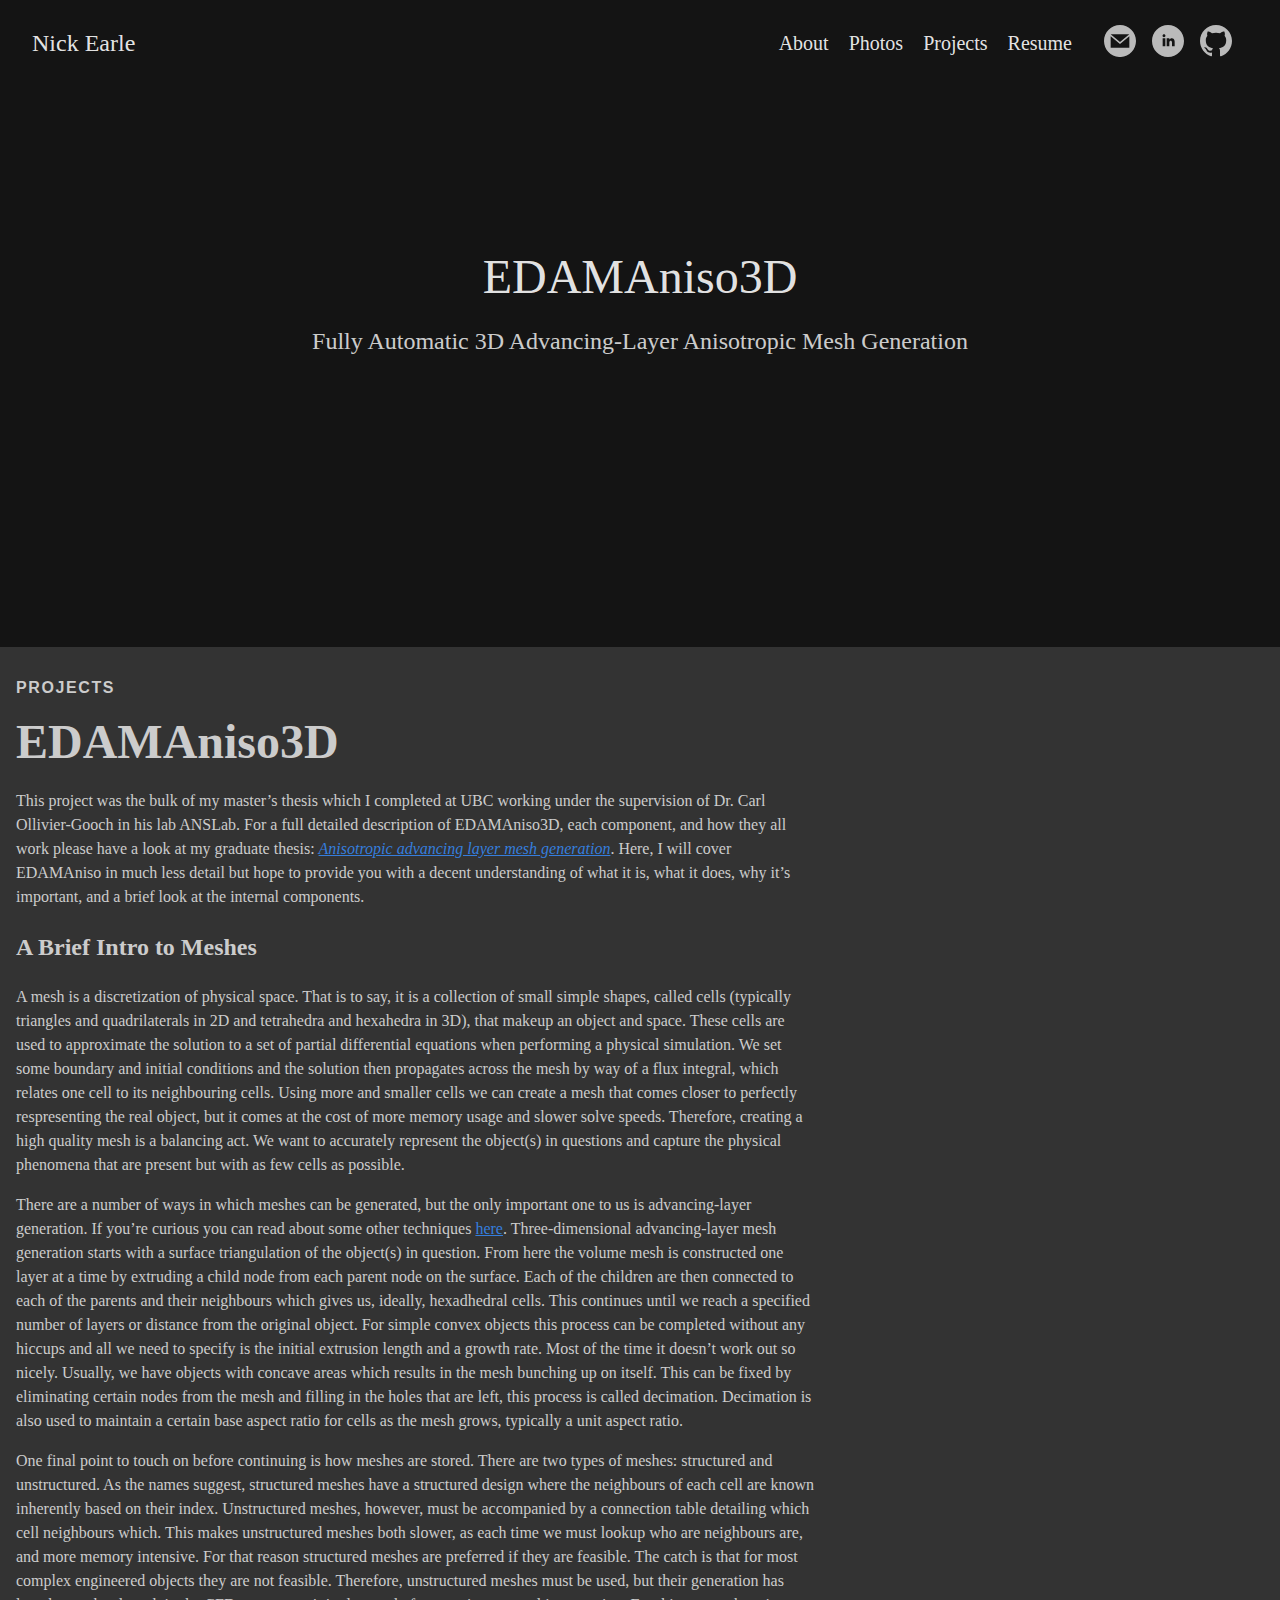
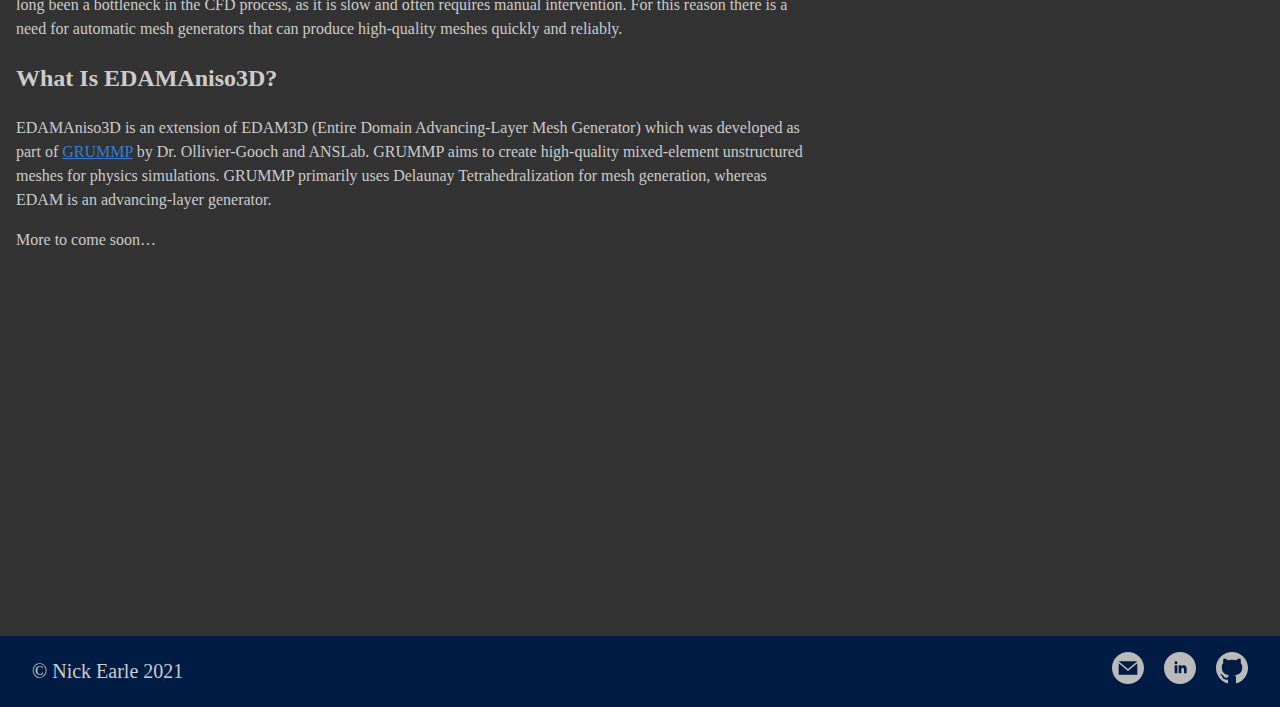
<file: projects/1edamaniso/index.html>
<!DOCTYPE html>
<html lang="en-ca">
  <head>
    <meta charset="utf-8">
    <meta http-equiv="X-UA-Compatible" content="IE=edge,chrome=1">
    
    <title>EDAMAniso3D | Nick Earle</title>
    <meta name="viewport" content="width=device-width,minimum-scale=1">
    <meta name="description" content="Fully Automatic 3D Advancing-Layer Anisotropic Mesh Generation">
    <meta name="generator" content="Hugo 0.89.0" />
    
    
      <META NAME="ROBOTS" CONTENT="NOINDEX, NOFOLLOW">
    

    
<link rel="stylesheet" href="/ananke/css/main.min.css" >




    
      
<link rel="shortcut icon" href="/images/GoingSkiing.jpg" type="image/x-icon" />


    

    
    
    <meta property="og:title" content="EDAMAniso3D" />
<meta property="og:description" content="Fully Automatic 3D Advancing-Layer Anisotropic Mesh Generation" />
<meta property="og:type" content="article" />
<meta property="og:url" content="http://ncearle.com/projects/1edamaniso/" /><meta property="article:section" content="Projects" />



<meta itemprop="name" content="EDAMAniso3D">
<meta itemprop="description" content="Fully Automatic 3D Advancing-Layer Anisotropic Mesh Generation">

<meta itemprop="wordCount" content="662">
<meta itemprop="keywords" content="" /><meta name="twitter:card" content="summary"/>
<meta name="twitter:title" content="EDAMAniso3D"/>
<meta name="twitter:description" content="Fully Automatic 3D Advancing-Layer Anisotropic Mesh Generation"/>

	
  </head>

  <body class="ma0 athelas moon-gray bg-dark-gray">

    
   
  

  
  
  <header class="cover bg-top" style="background-image: url('http://ncearle.com/images/projects/DPW4Mesh.jpg');">
    <div class="pb3-m pb6-l bg-black-60">
      <nav class="pv3 ph3 ph4-ns" role="navigation">
  <div class="flex-l justify-between items-center center">
    <a href="/" class="f3 fw2 hover-white no-underline white-90 dib">
      
        Nick Earle
      
    </a>
    <div class="flex-l items-center">
      

      
        <ul class="pl0 mr3">
          
          <li class="list f5 f4-ns fw4 dib pr3">
            <a class="hover-white no-underline white-90" href="/about/" title="About page">
              About
            </a>
          </li>
          
          <li class="list f5 f4-ns fw4 dib pr3">
            <a class="hover-white no-underline white-90" href="/photos/" title="Photos page">
              Photos
            </a>
          </li>
          
          <li class="list f5 f4-ns fw4 dib pr3">
            <a class="hover-white no-underline white-90" href="/projects/" title="Projects page">
              Projects
            </a>
          </li>
          
          <li class="list f5 f4-ns fw4 dib pr3">
            <a class="hover-white no-underline white-90" href="/about/Resume_NicholasEarle.pdf" title="Resume">
              Resume
            </a>
        </li>
        </ul>
      
      


<a href="mailto:ncearle@gmail.com" target="_blank" class="link-transition email link dib z-999 pt3 pt0-l mr1" title="email link" rel="noopener" aria-label="send me an email——Opens in a new window">
  <svg xmlns="http://www.w3.org/2000/svg" width="32px" height="32px" viewBox="0 0 24 24">
  <path d="M12 .02c-6.627 0-12 5.373-12 12s5.373 12 12 12 12-5.373 12-12-5.373-12-12-12zm6.99 6.98l-6.99 5.666-6.991-5.666h13.981zm.01 10h-14v-8.505l7 5.673 7-5.672v8.504z"/>
</svg>
<span class="new-window"><svg  height="8px"  style="enable-background:new 0 0 1000 1000;" version="1.1" viewBox="0 0 1000 1000" width="8px" xml:space="preserve" xmlns="http://www.w3.org/2000/svg" xmlns:xlink="http://www.w3.org/1999/xlink" >
<path d="M598 128h298v298h-86v-152l-418 418-60-60 418-418h-152v-86zM810 810v-298h86v298c0 46-40 86-86 86h-596c-48 0-86-40-86-86v-596c0-46 38-86 86-86h298v86h-298v596h596z" style="fill-rule:evenodd;clip-rule:evenodd;fill:;"/>
</svg>
</span></a>







<a href="https://www.linkedin.com/in/ncearle10/" target="_blank" class="link-transition linkedin link dib z-999 pt3 pt0-l mr1" title="LinkedIn link" rel="noopener" aria-label="follow on LinkedIn——Opens in a new window">
  <svg xmlns="http://www.w3.org/2000/svg" width="32px" height="32px" viewBox="0 0 24 24">
  <path d="M12 0c-6.627 0-12 5.373-12 12s5.373 12 12 12 12-5.373 12-12-5.373-12-12-12zm-2 16h-2v-6h2v6zm-1-6.891c-.607 0-1.1-.496-1.1-1.109 0-.612.492-1.109 1.1-1.109s1.1.497 1.1 1.109c0 .613-.493 1.109-1.1 1.109zm8 6.891h-1.998v-2.861c0-1.881-2.002-1.722-2.002 0v2.861h-2v-6h2v1.093c.872-1.616 4-1.736 4 1.548v3.359z"/>
</svg>
<span class="new-window"><svg  height="8px"  style="enable-background:new 0 0 1000 1000;" version="1.1" viewBox="0 0 1000 1000" width="8px" xml:space="preserve" xmlns="http://www.w3.org/2000/svg" xmlns:xlink="http://www.w3.org/1999/xlink" >
<path d="M598 128h298v298h-86v-152l-418 418-60-60 418-418h-152v-86zM810 810v-298h86v298c0 46-40 86-86 86h-596c-48 0-86-40-86-86v-596c0-46 38-86 86-86h298v86h-298v596h596z" style="fill-rule:evenodd;clip-rule:evenodd;fill:;"/>
</svg>
</span></a>


<a href="https://github.com/Ncearle" target="_blank" class="link-transition github link dib z-999 pt3 pt0-l mr1" title="Github link" rel="noopener" aria-label="follow on Github——Opens in a new window">
  <svg xmlns="http://www.w3.org/2000/svg" width="32px" height="32px" viewBox="0 0 24 24">
  <path d="M12 0c-6.626 0-12 5.373-12 12 0 5.302 3.438 9.8 8.207 11.387.599.111.793-.261.793-.577v-2.234c-3.338.726-4.033-1.416-4.033-1.416-.546-1.387-1.333-1.756-1.333-1.756-1.089-.745.083-.729.083-.729 1.205.084 1.839 1.237 1.839 1.237 1.07 1.834 2.807 1.304 3.492.997.107-.775.418-1.305.762-1.604-2.665-.305-5.467-1.334-5.467-5.931 0-1.311.469-2.381 1.236-3.221-.124-.303-.535-1.524.117-3.176 0 0 1.008-.322 3.301 1.23.957-.266 1.983-.399 3.003-.404 1.02.005 2.047.138 3.006.404 2.291-1.552 3.297-1.23 3.297-1.23.653 1.653.242 2.874.118 3.176.77.84 1.235 1.911 1.235 3.221 0 4.609-2.807 5.624-5.479 5.921.43.372.823 1.102.823 2.222v3.293c0 .319.192.694.801.576 4.765-1.589 8.199-6.086 8.199-11.386 0-6.627-5.373-12-12-12z"/>
</svg>
<span class="new-window"><svg  height="8px"  style="enable-background:new 0 0 1000 1000;" version="1.1" viewBox="0 0 1000 1000" width="8px" xml:space="preserve" xmlns="http://www.w3.org/2000/svg" xmlns:xlink="http://www.w3.org/1999/xlink" >
<path d="M598 128h298v298h-86v-152l-418 418-60-60 418-418h-152v-86zM810 810v-298h86v298c0 46-40 86-86 86h-596c-48 0-86-40-86-86v-596c0-46 38-86 86-86h298v86h-298v596h596z" style="fill-rule:evenodd;clip-rule:evenodd;fill:;"/>
</svg>
</span></a>








    </div>
  </div>
</nav>

      <div class="tc-l pv6 ph3 ph4-ns">
        
          <h1 class="f2 f1-l fw2 white-90 mb0 lh-title">EDAMAniso3D</h1>
          
            <h2 class="fw1 f5 f3-l white-80 measure-wide-l center lh-copy mt3 mb4">
              Fully Automatic 3D Advancing-Layer Anisotropic Mesh Generation
            </h2>
          
        
      </div>
    </div>
  </header>



    <main class="pb7" role="main">
      
  
  <article class="flex-l flex-wrap justify-between mw9 center ph3">
    <header class="mt4 w-100">
      <aside class="instapaper_ignoref b helvetica tracked">
          
        PROJECTS
      </aside>
      





      <h1 class="f1 athelas mt3 mb1">EDAMAniso3D</h1>
      
      
      

      
      
    </header>
    <div class="nested-copy-line-height lh-copy serif f5 nested-links nested-img moon-gray pr4-l w-two-thirds-l"><p>This project was the bulk of my master&rsquo;s thesis which I completed at UBC working under the supervision of Dr. Carl Ollivier-Gooch in his lab ANSLab. For a full detailed description of EDAMAniso3D, each component, and how they all work please have a look at my graduate thesis: <a href="https://dx.doi.org/10.14288/1.0397226"><em>Anisotropic advancing layer mesh generation</em></a>. Here, I will cover EDAMAniso in much less detail but hope to provide you with a decent understanding of what it is, what it does, why it&rsquo;s important, and a brief look at the internal components.</p>
<h2 id="a-brief-intro-to-meshes">A Brief Intro to Meshes</h2>
<p>A mesh is a discretization of physical space. That is to say, it is a collection of small simple shapes, called cells (typically triangles and quadrilaterals in 2D and tetrahedra and hexahedra in 3D), that makeup an object and space. These cells are used to approximate the solution to a set of partial differential equations when performing a physical simulation. We set some boundary and initial conditions and the solution then propagates across the mesh by way of a flux integral, which relates one cell to its neighbouring cells. Using more and smaller cells we can create a mesh that comes closer to perfectly respresenting the real object, but it comes at the cost of more memory usage and slower solve speeds. Therefore, creating a high quality mesh is a balancing act. We want to accurately represent the object(s) in questions and capture the physical phenomena that are present but with as few cells as possible.</p>
<p>There are a number of ways in which meshes can be generated, but the only important one to us is advancing-layer generation. If you&rsquo;re curious you can read about some other techniques <a href="https://www.osti.gov/servlets/purl/1394106">here</a>. Three-dimensional advancing-layer mesh generation starts with a surface triangulation of the object(s) in question. From here the volume mesh is constructed one layer at a time by extruding a child node from each parent node on the surface. Each of the children are then connected to each of the parents and their neighbours which gives us, ideally, hexadhedral cells. This continues until we reach a specified number of layers or distance from the original object. For simple convex objects this process can be completed without any hiccups and all we need to specify is the initial extrusion length and a growth rate. Most of the time it doesn&rsquo;t work out so nicely. Usually, we have objects with concave areas which results in the mesh bunching up on itself. This can be fixed by eliminating certain nodes from the mesh and filling in the holes that are left, this process is called decimation. Decimation is also used to maintain a certain base aspect ratio for cells as the mesh grows, typically a unit aspect ratio.</p>
<p>One final point to touch on before continuing is how meshes are stored. There are two types of meshes: structured and unstructured. As the names suggest, structured meshes have a structured design where the neighbours of each cell are known inherently based on their index. Unstructured meshes, however, must be accompanied by a connection table detailing which cell neighbours which. This makes unstructured meshes both slower, as each time we must lookup who are neighbours are, and more memory intensive. For that reason structured meshes are preferred if they are feasible. The catch is that for most complex engineered objects they are not feasible. Therefore, unstructured meshes must be used, but their generation has long been a bottleneck in the CFD process, as it is slow and often requires manual intervention. For this reason there is a need for automatic mesh generators that can produce high-quality meshes quickly and reliably.</p>
<h2 id="what-is-edamaniso3d">What Is EDAMAniso3D?</h2>
<p>EDAMAniso3D is an extension of EDAM3D (Entire Domain Advancing-Layer Mesh Generator) which was developed as part of <a href="http://tetra.mech.ubc.ca/projects/GRUMMP">GRUMMP</a> by Dr. Ollivier-Gooch and ANSLab. GRUMMP aims to create high-quality mixed-element unstructured meshes for physics simulations. GRUMMP primarily uses Delaunay Tetrahedralization for mesh generation, whereas EDAM is an advancing-layer generator.</p>
<p>More to come soon&hellip;</p>
<ul class="pa0">
  
</ul>
<div class="mt6 instapaper_ignoref">
      
      
      </div>
    </div>

    <aside class="w-30-l mt6-l">




</aside>

  </article>

    </main>
    <footer class="bg-navy bottom-0 w-100 pa3" role="contentinfo">
  <div class="flex justify-between">
  <a class="f4 fw4 hover-white no-underline moon-gray dn dib-ns pv2 ph3" href="http://ncearle.com/" >
    &copy;  Nick Earle 2021 
  </a>
    <div>


<a href="mailto:ncearle@gmail.com" target="_blank" class="link-transition email link dib z-999 pt3 pt0-l mr1" title="email link" rel="noopener" aria-label="send me an email——Opens in a new window">
  <svg xmlns="http://www.w3.org/2000/svg" width="32px" height="32px" viewBox="0 0 24 24">
  <path d="M12 .02c-6.627 0-12 5.373-12 12s5.373 12 12 12 12-5.373 12-12-5.373-12-12-12zm6.99 6.98l-6.99 5.666-6.991-5.666h13.981zm.01 10h-14v-8.505l7 5.673 7-5.672v8.504z"/>
</svg>
<span class="new-window"><svg  height="8px"  style="enable-background:new 0 0 1000 1000;" version="1.1" viewBox="0 0 1000 1000" width="8px" xml:space="preserve" xmlns="http://www.w3.org/2000/svg" xmlns:xlink="http://www.w3.org/1999/xlink" >
<path d="M598 128h298v298h-86v-152l-418 418-60-60 418-418h-152v-86zM810 810v-298h86v298c0 46-40 86-86 86h-596c-48 0-86-40-86-86v-596c0-46 38-86 86-86h298v86h-298v596h596z" style="fill-rule:evenodd;clip-rule:evenodd;fill:;"/>
</svg>
</span></a>







<a href="https://www.linkedin.com/in/ncearle10/" target="_blank" class="link-transition linkedin link dib z-999 pt3 pt0-l mr1" title="LinkedIn link" rel="noopener" aria-label="follow on LinkedIn——Opens in a new window">
  <svg xmlns="http://www.w3.org/2000/svg" width="32px" height="32px" viewBox="0 0 24 24">
  <path d="M12 0c-6.627 0-12 5.373-12 12s5.373 12 12 12 12-5.373 12-12-5.373-12-12-12zm-2 16h-2v-6h2v6zm-1-6.891c-.607 0-1.1-.496-1.1-1.109 0-.612.492-1.109 1.1-1.109s1.1.497 1.1 1.109c0 .613-.493 1.109-1.1 1.109zm8 6.891h-1.998v-2.861c0-1.881-2.002-1.722-2.002 0v2.861h-2v-6h2v1.093c.872-1.616 4-1.736 4 1.548v3.359z"/>
</svg>
<span class="new-window"><svg  height="8px"  style="enable-background:new 0 0 1000 1000;" version="1.1" viewBox="0 0 1000 1000" width="8px" xml:space="preserve" xmlns="http://www.w3.org/2000/svg" xmlns:xlink="http://www.w3.org/1999/xlink" >
<path d="M598 128h298v298h-86v-152l-418 418-60-60 418-418h-152v-86zM810 810v-298h86v298c0 46-40 86-86 86h-596c-48 0-86-40-86-86v-596c0-46 38-86 86-86h298v86h-298v596h596z" style="fill-rule:evenodd;clip-rule:evenodd;fill:;"/>
</svg>
</span></a>


<a href="https://github.com/Ncearle" target="_blank" class="link-transition github link dib z-999 pt3 pt0-l mr1" title="Github link" rel="noopener" aria-label="follow on Github——Opens in a new window">
  <svg xmlns="http://www.w3.org/2000/svg" width="32px" height="32px" viewBox="0 0 24 24">
  <path d="M12 0c-6.626 0-12 5.373-12 12 0 5.302 3.438 9.8 8.207 11.387.599.111.793-.261.793-.577v-2.234c-3.338.726-4.033-1.416-4.033-1.416-.546-1.387-1.333-1.756-1.333-1.756-1.089-.745.083-.729.083-.729 1.205.084 1.839 1.237 1.839 1.237 1.07 1.834 2.807 1.304 3.492.997.107-.775.418-1.305.762-1.604-2.665-.305-5.467-1.334-5.467-5.931 0-1.311.469-2.381 1.236-3.221-.124-.303-.535-1.524.117-3.176 0 0 1.008-.322 3.301 1.23.957-.266 1.983-.399 3.003-.404 1.02.005 2.047.138 3.006.404 2.291-1.552 3.297-1.23 3.297-1.23.653 1.653.242 2.874.118 3.176.77.84 1.235 1.911 1.235 3.221 0 4.609-2.807 5.624-5.479 5.921.43.372.823 1.102.823 2.222v3.293c0 .319.192.694.801.576 4.765-1.589 8.199-6.086 8.199-11.386 0-6.627-5.373-12-12-12z"/>
</svg>
<span class="new-window"><svg  height="8px"  style="enable-background:new 0 0 1000 1000;" version="1.1" viewBox="0 0 1000 1000" width="8px" xml:space="preserve" xmlns="http://www.w3.org/2000/svg" xmlns:xlink="http://www.w3.org/1999/xlink" >
<path d="M598 128h298v298h-86v-152l-418 418-60-60 418-418h-152v-86zM810 810v-298h86v298c0 46-40 86-86 86h-596c-48 0-86-40-86-86v-596c0-46 38-86 86-86h298v86h-298v596h596z" style="fill-rule:evenodd;clip-rule:evenodd;fill:;"/>
</svg>
</span></a>







</div>
  </div>
</footer>

    
    
  </body>
</html>
</file>
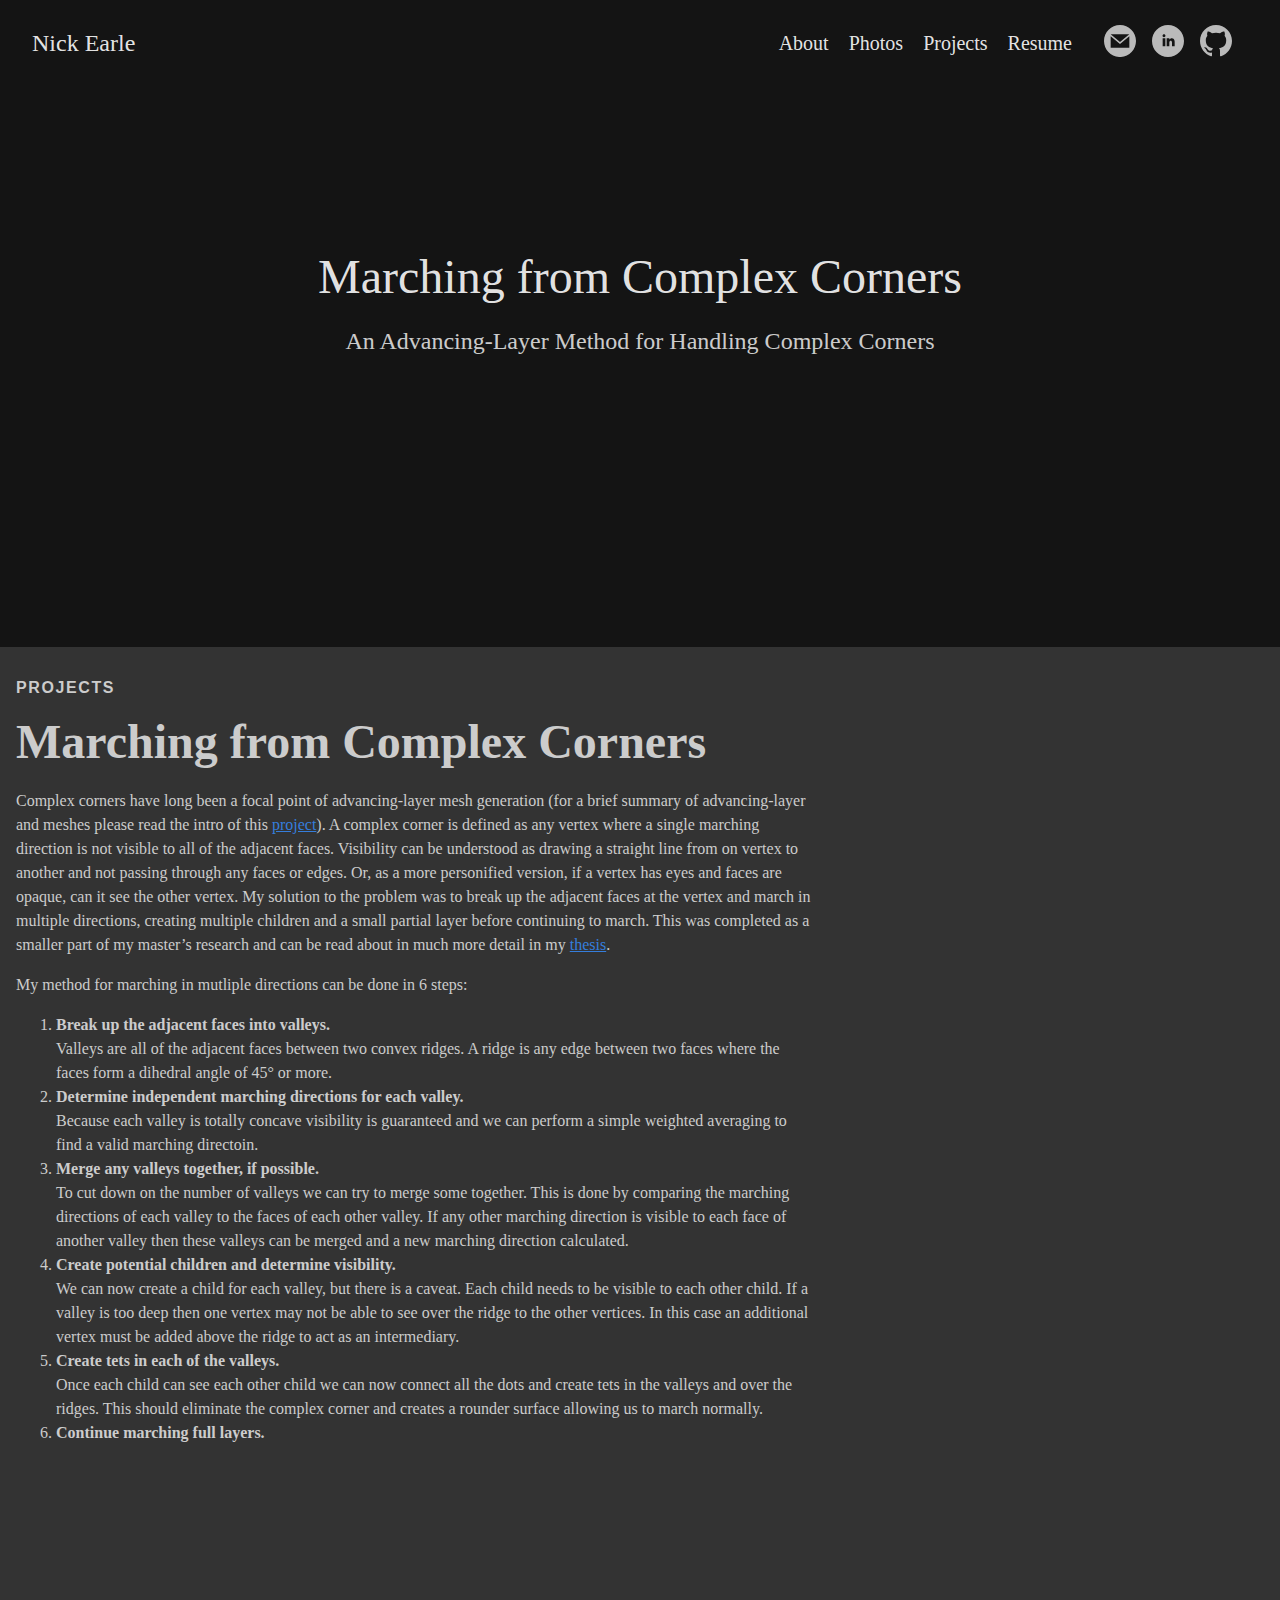
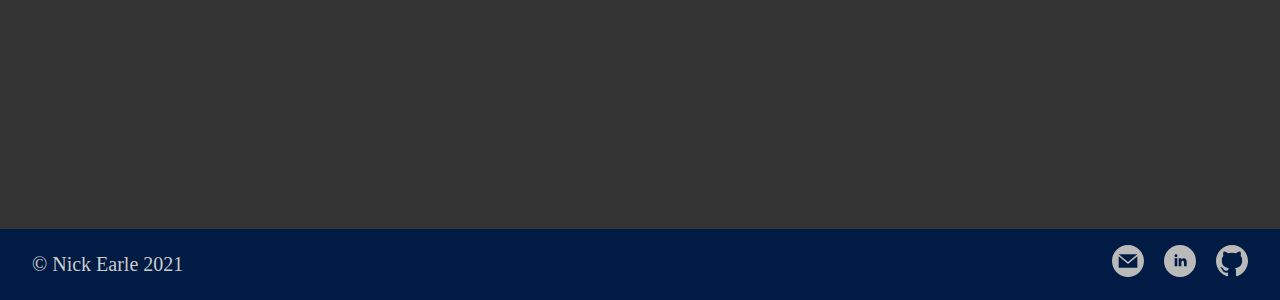
<file: projects/2complexcorners/index.html>
<!DOCTYPE html>
<html lang="en-ca">
  <head>
    <meta charset="utf-8">
    <meta http-equiv="X-UA-Compatible" content="IE=edge,chrome=1">
    
    <title>Marching from Complex Corners | Nick Earle</title>
    <meta name="viewport" content="width=device-width,minimum-scale=1">
    <meta name="description" content="An Advancing-Layer Method for Handling Complex Corners">
    <meta name="generator" content="Hugo 0.89.0" />
    
    
      <META NAME="ROBOTS" CONTENT="NOINDEX, NOFOLLOW">
    

    
<link rel="stylesheet" href="/ananke/css/main.min.css" >




    
      
<link rel="shortcut icon" href="/images/GoingSkiing.jpg" type="image/x-icon" />


    

    
    
    <meta property="og:title" content="Marching from Complex Corners" />
<meta property="og:description" content="An Advancing-Layer Method for Handling Complex Corners" />
<meta property="og:type" content="article" />
<meta property="og:url" content="http://ncearle.com/projects/2complexcorners/" /><meta property="article:section" content="Projects" />



<meta itemprop="name" content="Marching from Complex Corners">
<meta itemprop="description" content="An Advancing-Layer Method for Handling Complex Corners">

<meta itemprop="wordCount" content="412">
<meta itemprop="keywords" content="" /><meta name="twitter:card" content="summary"/>
<meta name="twitter:title" content="Marching from Complex Corners"/>
<meta name="twitter:description" content="An Advancing-Layer Method for Handling Complex Corners"/>

	
  </head>

  <body class="ma0 athelas moon-gray bg-dark-gray">

    
   
  

  
  
  <header class="cover bg-top" style="background-image: url('http://ncearle.com/images/projects/Valleys.png');">
    <div class="pb3-m pb6-l bg-black-60">
      <nav class="pv3 ph3 ph4-ns" role="navigation">
  <div class="flex-l justify-between items-center center">
    <a href="/" class="f3 fw2 hover-white no-underline white-90 dib">
      
        Nick Earle
      
    </a>
    <div class="flex-l items-center">
      

      
        <ul class="pl0 mr3">
          
          <li class="list f5 f4-ns fw4 dib pr3">
            <a class="hover-white no-underline white-90" href="/about/" title="About page">
              About
            </a>
          </li>
          
          <li class="list f5 f4-ns fw4 dib pr3">
            <a class="hover-white no-underline white-90" href="/photos/" title="Photos page">
              Photos
            </a>
          </li>
          
          <li class="list f5 f4-ns fw4 dib pr3">
            <a class="hover-white no-underline white-90" href="/projects/" title="Projects page">
              Projects
            </a>
          </li>
          
          <li class="list f5 f4-ns fw4 dib pr3">
            <a class="hover-white no-underline white-90" href="/about/Resume_NicholasEarle.pdf" title="Resume">
              Resume
            </a>
        </li>
        </ul>
      
      


<a href="mailto:ncearle@gmail.com" target="_blank" class="link-transition email link dib z-999 pt3 pt0-l mr1" title="email link" rel="noopener" aria-label="send me an email——Opens in a new window">
  <svg xmlns="http://www.w3.org/2000/svg" width="32px" height="32px" viewBox="0 0 24 24">
  <path d="M12 .02c-6.627 0-12 5.373-12 12s5.373 12 12 12 12-5.373 12-12-5.373-12-12-12zm6.99 6.98l-6.99 5.666-6.991-5.666h13.981zm.01 10h-14v-8.505l7 5.673 7-5.672v8.504z"/>
</svg>
<span class="new-window"><svg  height="8px"  style="enable-background:new 0 0 1000 1000;" version="1.1" viewBox="0 0 1000 1000" width="8px" xml:space="preserve" xmlns="http://www.w3.org/2000/svg" xmlns:xlink="http://www.w3.org/1999/xlink" >
<path d="M598 128h298v298h-86v-152l-418 418-60-60 418-418h-152v-86zM810 810v-298h86v298c0 46-40 86-86 86h-596c-48 0-86-40-86-86v-596c0-46 38-86 86-86h298v86h-298v596h596z" style="fill-rule:evenodd;clip-rule:evenodd;fill:;"/>
</svg>
</span></a>







<a href="https://www.linkedin.com/in/ncearle10/" target="_blank" class="link-transition linkedin link dib z-999 pt3 pt0-l mr1" title="LinkedIn link" rel="noopener" aria-label="follow on LinkedIn——Opens in a new window">
  <svg xmlns="http://www.w3.org/2000/svg" width="32px" height="32px" viewBox="0 0 24 24">
  <path d="M12 0c-6.627 0-12 5.373-12 12s5.373 12 12 12 12-5.373 12-12-5.373-12-12-12zm-2 16h-2v-6h2v6zm-1-6.891c-.607 0-1.1-.496-1.1-1.109 0-.612.492-1.109 1.1-1.109s1.1.497 1.1 1.109c0 .613-.493 1.109-1.1 1.109zm8 6.891h-1.998v-2.861c0-1.881-2.002-1.722-2.002 0v2.861h-2v-6h2v1.093c.872-1.616 4-1.736 4 1.548v3.359z"/>
</svg>
<span class="new-window"><svg  height="8px"  style="enable-background:new 0 0 1000 1000;" version="1.1" viewBox="0 0 1000 1000" width="8px" xml:space="preserve" xmlns="http://www.w3.org/2000/svg" xmlns:xlink="http://www.w3.org/1999/xlink" >
<path d="M598 128h298v298h-86v-152l-418 418-60-60 418-418h-152v-86zM810 810v-298h86v298c0 46-40 86-86 86h-596c-48 0-86-40-86-86v-596c0-46 38-86 86-86h298v86h-298v596h596z" style="fill-rule:evenodd;clip-rule:evenodd;fill:;"/>
</svg>
</span></a>


<a href="https://github.com/Ncearle" target="_blank" class="link-transition github link dib z-999 pt3 pt0-l mr1" title="Github link" rel="noopener" aria-label="follow on Github——Opens in a new window">
  <svg xmlns="http://www.w3.org/2000/svg" width="32px" height="32px" viewBox="0 0 24 24">
  <path d="M12 0c-6.626 0-12 5.373-12 12 0 5.302 3.438 9.8 8.207 11.387.599.111.793-.261.793-.577v-2.234c-3.338.726-4.033-1.416-4.033-1.416-.546-1.387-1.333-1.756-1.333-1.756-1.089-.745.083-.729.083-.729 1.205.084 1.839 1.237 1.839 1.237 1.07 1.834 2.807 1.304 3.492.997.107-.775.418-1.305.762-1.604-2.665-.305-5.467-1.334-5.467-5.931 0-1.311.469-2.381 1.236-3.221-.124-.303-.535-1.524.117-3.176 0 0 1.008-.322 3.301 1.23.957-.266 1.983-.399 3.003-.404 1.02.005 2.047.138 3.006.404 2.291-1.552 3.297-1.23 3.297-1.23.653 1.653.242 2.874.118 3.176.77.84 1.235 1.911 1.235 3.221 0 4.609-2.807 5.624-5.479 5.921.43.372.823 1.102.823 2.222v3.293c0 .319.192.694.801.576 4.765-1.589 8.199-6.086 8.199-11.386 0-6.627-5.373-12-12-12z"/>
</svg>
<span class="new-window"><svg  height="8px"  style="enable-background:new 0 0 1000 1000;" version="1.1" viewBox="0 0 1000 1000" width="8px" xml:space="preserve" xmlns="http://www.w3.org/2000/svg" xmlns:xlink="http://www.w3.org/1999/xlink" >
<path d="M598 128h298v298h-86v-152l-418 418-60-60 418-418h-152v-86zM810 810v-298h86v298c0 46-40 86-86 86h-596c-48 0-86-40-86-86v-596c0-46 38-86 86-86h298v86h-298v596h596z" style="fill-rule:evenodd;clip-rule:evenodd;fill:;"/>
</svg>
</span></a>








    </div>
  </div>
</nav>

      <div class="tc-l pv6 ph3 ph4-ns">
        
          <h1 class="f2 f1-l fw2 white-90 mb0 lh-title">Marching from Complex Corners</h1>
          
            <h2 class="fw1 f5 f3-l white-80 measure-wide-l center lh-copy mt3 mb4">
              An Advancing-Layer Method for Handling Complex Corners
            </h2>
          
        
      </div>
    </div>
  </header>



    <main class="pb7" role="main">
      
  
  <article class="flex-l flex-wrap justify-between mw9 center ph3">
    <header class="mt4 w-100">
      <aside class="instapaper_ignoref b helvetica tracked">
          
        PROJECTS
      </aside>
      





      <h1 class="f1 athelas mt3 mb1">Marching from Complex Corners</h1>
      
      
      

      
      
    </header>
    <div class="nested-copy-line-height lh-copy serif f5 nested-links nested-img moon-gray pr4-l w-two-thirds-l"><p>Complex corners have long been a focal point of advancing-layer mesh generation (for a brief summary of advancing-layer and meshes please read the intro of this <a href="/projects/1edamaniso">project</a>). A complex corner is defined as any vertex where a single marching direction is not visible to all of the adjacent faces. Visibility can be understood as drawing a straight line from on vertex to another and not passing through any faces or edges. Or, as a more personified version, if a vertex has eyes and faces are opaque, can it see the other vertex. My solution to the problem was to break up the adjacent faces at the vertex and march in multiple directions, creating multiple children and a small partial layer before continuing to march. This was completed as a smaller part of my master&rsquo;s research and can be read about in much more detail in my <a href="https://dx.doi.org/10.14288/1.0397226">thesis</a>.</p>
<p>My method for marching in mutliple directions can be done in 6 steps:</p>
<ol>
<li><strong>Break up the adjacent faces into valleys.</strong><br>
Valleys are all of the adjacent faces between two convex ridges. A ridge is any edge between two faces where the faces form a dihedral angle of 45° or more.</li>
<li><strong>Determine independent marching directions for each valley.</strong><br>
Because each valley is totally concave visibility is guaranteed and we can perform a simple weighted averaging to find a valid marching directoin.</li>
<li><strong>Merge any valleys together, if possible.</strong><br>
To cut down on the number of valleys we can try to merge some together. This is done by comparing the marching directions of each valley to the faces of each other valley. If any other marching direction is visible to each face of another valley then these valleys can be merged and a new marching direction calculated.</li>
<li><strong>Create potential children and determine visibility.</strong><br>
We can now create a child for each valley, but there is a caveat. Each child needs to be visible to each other child. If a valley is too deep then one vertex may not be able to see over the ridge to the other vertices. In this case an additional vertex must be added above the ridge to act as an intermediary.</li>
<li><strong>Create tets in each of the valleys.</strong><br>
Once each child can see each other child we can now connect all the dots and create tets in the valleys and over the ridges. This should eliminate the complex corner and creates a rounder surface allowing us to march normally.</li>
<li><strong>Continue marching full layers.</strong></li>
</ol>
<ul class="pa0">
  
</ul>
<div class="mt6 instapaper_ignoref">
      
      
      </div>
    </div>

    <aside class="w-30-l mt6-l">




</aside>

  </article>

    </main>
    <footer class="bg-navy bottom-0 w-100 pa3" role="contentinfo">
  <div class="flex justify-between">
  <a class="f4 fw4 hover-white no-underline moon-gray dn dib-ns pv2 ph3" href="http://ncearle.com/" >
    &copy;  Nick Earle 2021 
  </a>
    <div>


<a href="mailto:ncearle@gmail.com" target="_blank" class="link-transition email link dib z-999 pt3 pt0-l mr1" title="email link" rel="noopener" aria-label="send me an email——Opens in a new window">
  <svg xmlns="http://www.w3.org/2000/svg" width="32px" height="32px" viewBox="0 0 24 24">
  <path d="M12 .02c-6.627 0-12 5.373-12 12s5.373 12 12 12 12-5.373 12-12-5.373-12-12-12zm6.99 6.98l-6.99 5.666-6.991-5.666h13.981zm.01 10h-14v-8.505l7 5.673 7-5.672v8.504z"/>
</svg>
<span class="new-window"><svg  height="8px"  style="enable-background:new 0 0 1000 1000;" version="1.1" viewBox="0 0 1000 1000" width="8px" xml:space="preserve" xmlns="http://www.w3.org/2000/svg" xmlns:xlink="http://www.w3.org/1999/xlink" >
<path d="M598 128h298v298h-86v-152l-418 418-60-60 418-418h-152v-86zM810 810v-298h86v298c0 46-40 86-86 86h-596c-48 0-86-40-86-86v-596c0-46 38-86 86-86h298v86h-298v596h596z" style="fill-rule:evenodd;clip-rule:evenodd;fill:;"/>
</svg>
</span></a>







<a href="https://www.linkedin.com/in/ncearle10/" target="_blank" class="link-transition linkedin link dib z-999 pt3 pt0-l mr1" title="LinkedIn link" rel="noopener" aria-label="follow on LinkedIn——Opens in a new window">
  <svg xmlns="http://www.w3.org/2000/svg" width="32px" height="32px" viewBox="0 0 24 24">
  <path d="M12 0c-6.627 0-12 5.373-12 12s5.373 12 12 12 12-5.373 12-12-5.373-12-12-12zm-2 16h-2v-6h2v6zm-1-6.891c-.607 0-1.1-.496-1.1-1.109 0-.612.492-1.109 1.1-1.109s1.1.497 1.1 1.109c0 .613-.493 1.109-1.1 1.109zm8 6.891h-1.998v-2.861c0-1.881-2.002-1.722-2.002 0v2.861h-2v-6h2v1.093c.872-1.616 4-1.736 4 1.548v3.359z"/>
</svg>
<span class="new-window"><svg  height="8px"  style="enable-background:new 0 0 1000 1000;" version="1.1" viewBox="0 0 1000 1000" width="8px" xml:space="preserve" xmlns="http://www.w3.org/2000/svg" xmlns:xlink="http://www.w3.org/1999/xlink" >
<path d="M598 128h298v298h-86v-152l-418 418-60-60 418-418h-152v-86zM810 810v-298h86v298c0 46-40 86-86 86h-596c-48 0-86-40-86-86v-596c0-46 38-86 86-86h298v86h-298v596h596z" style="fill-rule:evenodd;clip-rule:evenodd;fill:;"/>
</svg>
</span></a>


<a href="https://github.com/Ncearle" target="_blank" class="link-transition github link dib z-999 pt3 pt0-l mr1" title="Github link" rel="noopener" aria-label="follow on Github——Opens in a new window">
  <svg xmlns="http://www.w3.org/2000/svg" width="32px" height="32px" viewBox="0 0 24 24">
  <path d="M12 0c-6.626 0-12 5.373-12 12 0 5.302 3.438 9.8 8.207 11.387.599.111.793-.261.793-.577v-2.234c-3.338.726-4.033-1.416-4.033-1.416-.546-1.387-1.333-1.756-1.333-1.756-1.089-.745.083-.729.083-.729 1.205.084 1.839 1.237 1.839 1.237 1.07 1.834 2.807 1.304 3.492.997.107-.775.418-1.305.762-1.604-2.665-.305-5.467-1.334-5.467-5.931 0-1.311.469-2.381 1.236-3.221-.124-.303-.535-1.524.117-3.176 0 0 1.008-.322 3.301 1.23.957-.266 1.983-.399 3.003-.404 1.02.005 2.047.138 3.006.404 2.291-1.552 3.297-1.23 3.297-1.23.653 1.653.242 2.874.118 3.176.77.84 1.235 1.911 1.235 3.221 0 4.609-2.807 5.624-5.479 5.921.43.372.823 1.102.823 2.222v3.293c0 .319.192.694.801.576 4.765-1.589 8.199-6.086 8.199-11.386 0-6.627-5.373-12-12-12z"/>
</svg>
<span class="new-window"><svg  height="8px"  style="enable-background:new 0 0 1000 1000;" version="1.1" viewBox="0 0 1000 1000" width="8px" xml:space="preserve" xmlns="http://www.w3.org/2000/svg" xmlns:xlink="http://www.w3.org/1999/xlink" >
<path d="M598 128h298v298h-86v-152l-418 418-60-60 418-418h-152v-86zM810 810v-298h86v298c0 46-40 86-86 86h-596c-48 0-86-40-86-86v-596c0-46 38-86 86-86h298v86h-298v596h596z" style="fill-rule:evenodd;clip-rule:evenodd;fill:;"/>
</svg>
</span></a>







</div>
  </div>
</footer>

    
    
  </body>
</html>
</file>
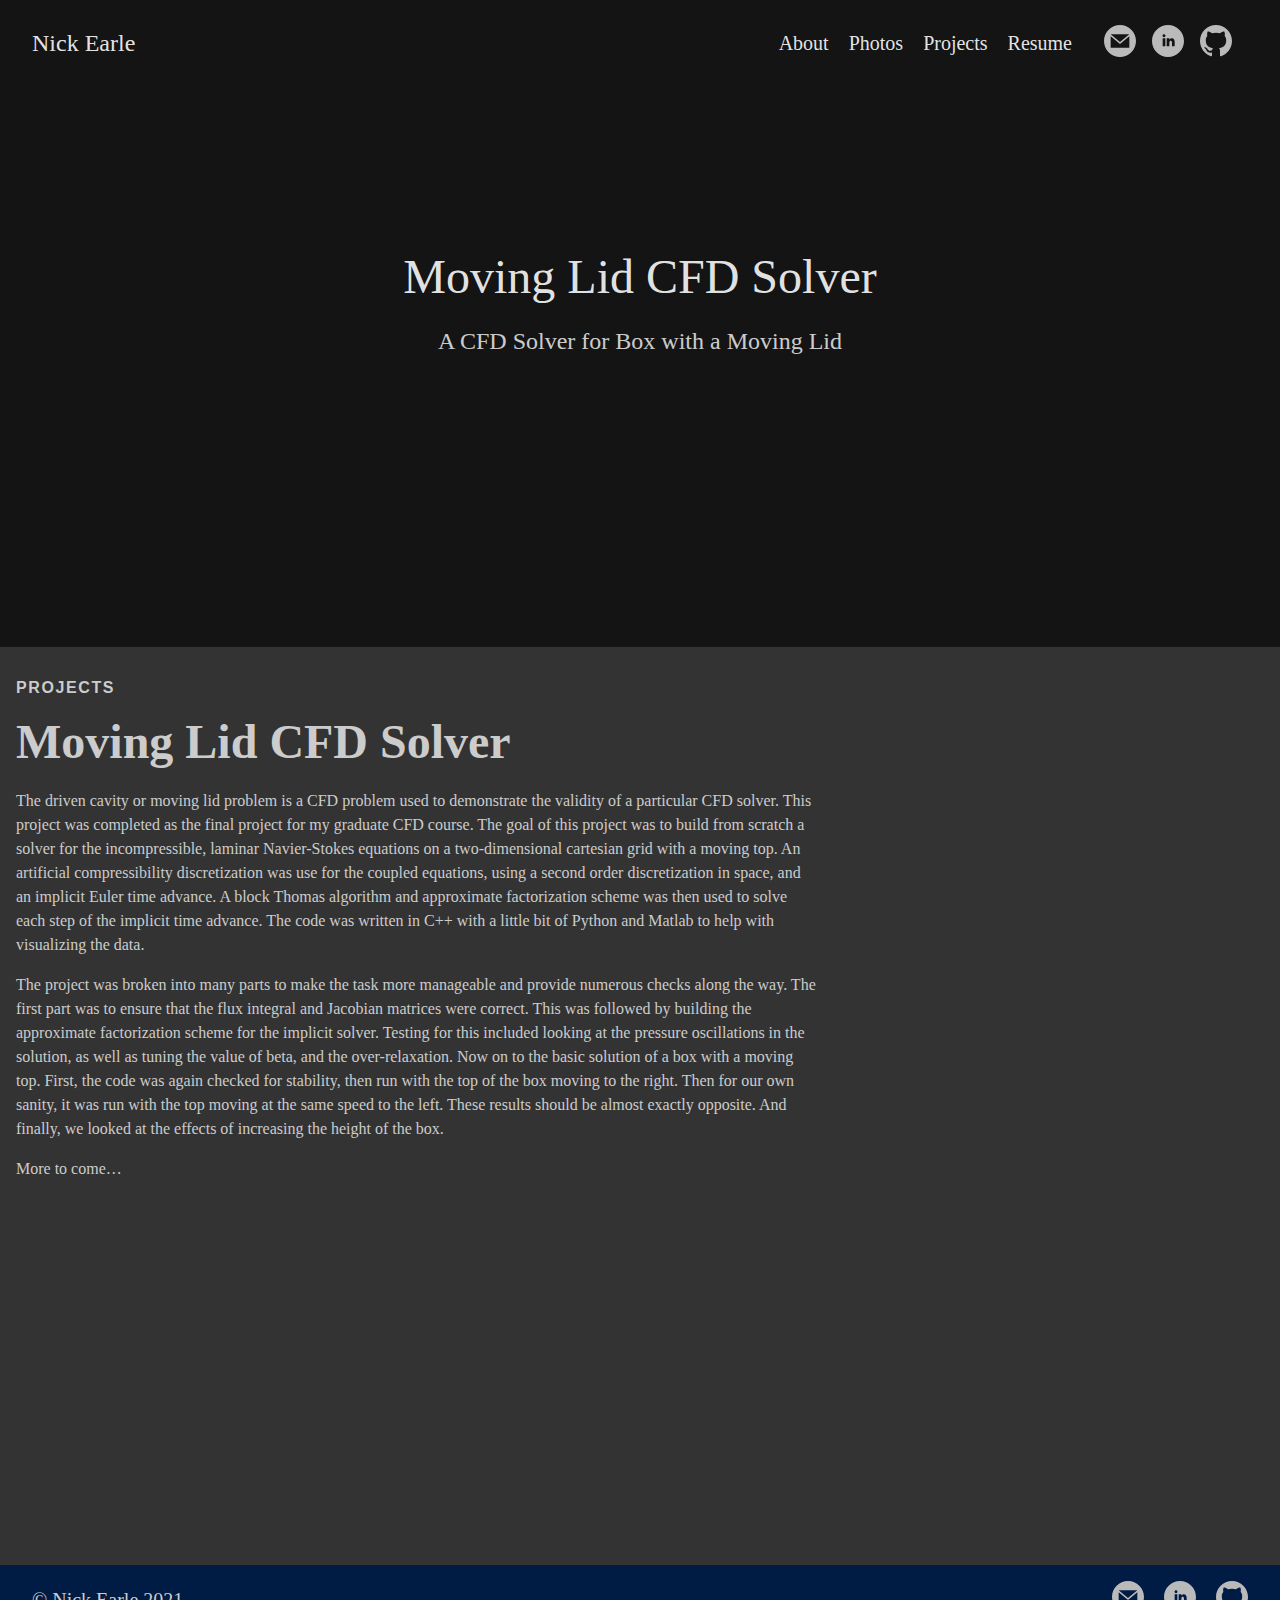
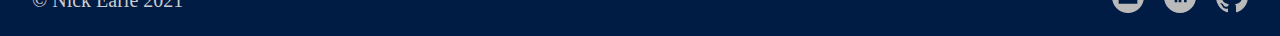
<file: projects/3movinglidbox/index.html>
<!DOCTYPE html>
<html lang="en-ca">
  <head>
    <meta charset="utf-8">
    <meta http-equiv="X-UA-Compatible" content="IE=edge,chrome=1">
    
    <title>Moving Lid CFD Solver | Nick Earle</title>
    <meta name="viewport" content="width=device-width,minimum-scale=1">
    <meta name="description" content="A CFD Solver for Box with a Moving Lid">
    <meta name="generator" content="Hugo 0.89.0" />
    
    
      <META NAME="ROBOTS" CONTENT="NOINDEX, NOFOLLOW">
    

    
<link rel="stylesheet" href="/ananke/css/main.min.css" >




    
      
<link rel="shortcut icon" href="/images/GoingSkiing.jpg" type="image/x-icon" />


    

    
    
    <meta property="og:title" content="Moving Lid CFD Solver" />
<meta property="og:description" content="A CFD Solver for Box with a Moving Lid" />
<meta property="og:type" content="article" />
<meta property="og:url" content="http://ncearle.com/projects/3movinglidbox/" /><meta property="article:section" content="Projects" />



<meta itemprop="name" content="Moving Lid CFD Solver">
<meta itemprop="description" content="A CFD Solver for Box with a Moving Lid">

<meta itemprop="wordCount" content="271">
<meta itemprop="keywords" content="" /><meta name="twitter:card" content="summary"/>
<meta name="twitter:title" content="Moving Lid CFD Solver"/>
<meta name="twitter:description" content="A CFD Solver for Box with a Moving Lid"/>

	
  </head>

  <body class="ma0 athelas moon-gray bg-dark-gray">

    
   
  

  
  
  <header class="cover bg-top" style="background-image: url('http://ncearle.com/images/projects/4040Velocity.png');">
    <div class="pb3-m pb6-l bg-black-60">
      <nav class="pv3 ph3 ph4-ns" role="navigation">
  <div class="flex-l justify-between items-center center">
    <a href="/" class="f3 fw2 hover-white no-underline white-90 dib">
      
        Nick Earle
      
    </a>
    <div class="flex-l items-center">
      

      
        <ul class="pl0 mr3">
          
          <li class="list f5 f4-ns fw4 dib pr3">
            <a class="hover-white no-underline white-90" href="/about/" title="About page">
              About
            </a>
          </li>
          
          <li class="list f5 f4-ns fw4 dib pr3">
            <a class="hover-white no-underline white-90" href="/photos/" title="Photos page">
              Photos
            </a>
          </li>
          
          <li class="list f5 f4-ns fw4 dib pr3">
            <a class="hover-white no-underline white-90" href="/projects/" title="Projects page">
              Projects
            </a>
          </li>
          
          <li class="list f5 f4-ns fw4 dib pr3">
            <a class="hover-white no-underline white-90" href="/about/Resume_NicholasEarle.pdf" title="Resume">
              Resume
            </a>
        </li>
        </ul>
      
      


<a href="mailto:ncearle@gmail.com" target="_blank" class="link-transition email link dib z-999 pt3 pt0-l mr1" title="email link" rel="noopener" aria-label="send me an email——Opens in a new window">
  <svg xmlns="http://www.w3.org/2000/svg" width="32px" height="32px" viewBox="0 0 24 24">
  <path d="M12 .02c-6.627 0-12 5.373-12 12s5.373 12 12 12 12-5.373 12-12-5.373-12-12-12zm6.99 6.98l-6.99 5.666-6.991-5.666h13.981zm.01 10h-14v-8.505l7 5.673 7-5.672v8.504z"/>
</svg>
<span class="new-window"><svg  height="8px"  style="enable-background:new 0 0 1000 1000;" version="1.1" viewBox="0 0 1000 1000" width="8px" xml:space="preserve" xmlns="http://www.w3.org/2000/svg" xmlns:xlink="http://www.w3.org/1999/xlink" >
<path d="M598 128h298v298h-86v-152l-418 418-60-60 418-418h-152v-86zM810 810v-298h86v298c0 46-40 86-86 86h-596c-48 0-86-40-86-86v-596c0-46 38-86 86-86h298v86h-298v596h596z" style="fill-rule:evenodd;clip-rule:evenodd;fill:;"/>
</svg>
</span></a>







<a href="https://www.linkedin.com/in/ncearle10/" target="_blank" class="link-transition linkedin link dib z-999 pt3 pt0-l mr1" title="LinkedIn link" rel="noopener" aria-label="follow on LinkedIn——Opens in a new window">
  <svg xmlns="http://www.w3.org/2000/svg" width="32px" height="32px" viewBox="0 0 24 24">
  <path d="M12 0c-6.627 0-12 5.373-12 12s5.373 12 12 12 12-5.373 12-12-5.373-12-12-12zm-2 16h-2v-6h2v6zm-1-6.891c-.607 0-1.1-.496-1.1-1.109 0-.612.492-1.109 1.1-1.109s1.1.497 1.1 1.109c0 .613-.493 1.109-1.1 1.109zm8 6.891h-1.998v-2.861c0-1.881-2.002-1.722-2.002 0v2.861h-2v-6h2v1.093c.872-1.616 4-1.736 4 1.548v3.359z"/>
</svg>
<span class="new-window"><svg  height="8px"  style="enable-background:new 0 0 1000 1000;" version="1.1" viewBox="0 0 1000 1000" width="8px" xml:space="preserve" xmlns="http://www.w3.org/2000/svg" xmlns:xlink="http://www.w3.org/1999/xlink" >
<path d="M598 128h298v298h-86v-152l-418 418-60-60 418-418h-152v-86zM810 810v-298h86v298c0 46-40 86-86 86h-596c-48 0-86-40-86-86v-596c0-46 38-86 86-86h298v86h-298v596h596z" style="fill-rule:evenodd;clip-rule:evenodd;fill:;"/>
</svg>
</span></a>


<a href="https://github.com/Ncearle" target="_blank" class="link-transition github link dib z-999 pt3 pt0-l mr1" title="Github link" rel="noopener" aria-label="follow on Github——Opens in a new window">
  <svg xmlns="http://www.w3.org/2000/svg" width="32px" height="32px" viewBox="0 0 24 24">
  <path d="M12 0c-6.626 0-12 5.373-12 12 0 5.302 3.438 9.8 8.207 11.387.599.111.793-.261.793-.577v-2.234c-3.338.726-4.033-1.416-4.033-1.416-.546-1.387-1.333-1.756-1.333-1.756-1.089-.745.083-.729.083-.729 1.205.084 1.839 1.237 1.839 1.237 1.07 1.834 2.807 1.304 3.492.997.107-.775.418-1.305.762-1.604-2.665-.305-5.467-1.334-5.467-5.931 0-1.311.469-2.381 1.236-3.221-.124-.303-.535-1.524.117-3.176 0 0 1.008-.322 3.301 1.23.957-.266 1.983-.399 3.003-.404 1.02.005 2.047.138 3.006.404 2.291-1.552 3.297-1.23 3.297-1.23.653 1.653.242 2.874.118 3.176.77.84 1.235 1.911 1.235 3.221 0 4.609-2.807 5.624-5.479 5.921.43.372.823 1.102.823 2.222v3.293c0 .319.192.694.801.576 4.765-1.589 8.199-6.086 8.199-11.386 0-6.627-5.373-12-12-12z"/>
</svg>
<span class="new-window"><svg  height="8px"  style="enable-background:new 0 0 1000 1000;" version="1.1" viewBox="0 0 1000 1000" width="8px" xml:space="preserve" xmlns="http://www.w3.org/2000/svg" xmlns:xlink="http://www.w3.org/1999/xlink" >
<path d="M598 128h298v298h-86v-152l-418 418-60-60 418-418h-152v-86zM810 810v-298h86v298c0 46-40 86-86 86h-596c-48 0-86-40-86-86v-596c0-46 38-86 86-86h298v86h-298v596h596z" style="fill-rule:evenodd;clip-rule:evenodd;fill:;"/>
</svg>
</span></a>








    </div>
  </div>
</nav>

      <div class="tc-l pv6 ph3 ph4-ns">
        
          <h1 class="f2 f1-l fw2 white-90 mb0 lh-title">Moving Lid CFD Solver</h1>
          
            <h2 class="fw1 f5 f3-l white-80 measure-wide-l center lh-copy mt3 mb4">
              A CFD Solver for Box with a Moving Lid
            </h2>
          
        
      </div>
    </div>
  </header>



    <main class="pb7" role="main">
      
  
  <article class="flex-l flex-wrap justify-between mw9 center ph3">
    <header class="mt4 w-100">
      <aside class="instapaper_ignoref b helvetica tracked">
          
        PROJECTS
      </aside>
      





      <h1 class="f1 athelas mt3 mb1">Moving Lid CFD Solver</h1>
      
      
      

      
      
    </header>
    <div class="nested-copy-line-height lh-copy serif f5 nested-links nested-img moon-gray pr4-l w-two-thirds-l"><p>The driven cavity or moving lid problem is a CFD problem used to demonstrate the validity of a particular CFD solver. This project was completed as the final project for my graduate CFD course. The goal of this project was to build from scratch a solver for the incompressible, laminar Navier-Stokes equations on a two-dimensional cartesian grid with a moving top. An artificial compressibility discretization was use for the coupled equations, using a second order discretization in space, and an implicit Euler time advance. A block Thomas algorithm and approximate factorization scheme was then used to solve each step of the implicit time advance. The code was written in C++ with a little bit of Python and Matlab to help with visualizing the data.</p>
<p>The project was broken into many parts to make the task more manageable and provide numerous checks along the way. The first part was to ensure that the flux integral and Jacobian matrices were correct. This was followed by building the approximate factorization scheme for the implicit solver. Testing for this included looking at the pressure oscillations in the solution, as well as tuning the value of beta, and the over-relaxation. Now on to the basic solution of a box with a moving top. First, the code was again checked for stability, then run with the top of the box moving to the right. Then for our own sanity, it was run with the top moving at the same speed to the left. These results should be almost exactly opposite. And finally, we looked at the effects of increasing the height of the box.</p>
<p>More to come&hellip;</p>
<ul class="pa0">
  
</ul>
<div class="mt6 instapaper_ignoref">
      
      
      </div>
    </div>

    <aside class="w-30-l mt6-l">




</aside>

  </article>

    </main>
    <footer class="bg-navy bottom-0 w-100 pa3" role="contentinfo">
  <div class="flex justify-between">
  <a class="f4 fw4 hover-white no-underline moon-gray dn dib-ns pv2 ph3" href="http://ncearle.com/" >
    &copy;  Nick Earle 2021 
  </a>
    <div>


<a href="mailto:ncearle@gmail.com" target="_blank" class="link-transition email link dib z-999 pt3 pt0-l mr1" title="email link" rel="noopener" aria-label="send me an email——Opens in a new window">
  <svg xmlns="http://www.w3.org/2000/svg" width="32px" height="32px" viewBox="0 0 24 24">
  <path d="M12 .02c-6.627 0-12 5.373-12 12s5.373 12 12 12 12-5.373 12-12-5.373-12-12-12zm6.99 6.98l-6.99 5.666-6.991-5.666h13.981zm.01 10h-14v-8.505l7 5.673 7-5.672v8.504z"/>
</svg>
<span class="new-window"><svg  height="8px"  style="enable-background:new 0 0 1000 1000;" version="1.1" viewBox="0 0 1000 1000" width="8px" xml:space="preserve" xmlns="http://www.w3.org/2000/svg" xmlns:xlink="http://www.w3.org/1999/xlink" >
<path d="M598 128h298v298h-86v-152l-418 418-60-60 418-418h-152v-86zM810 810v-298h86v298c0 46-40 86-86 86h-596c-48 0-86-40-86-86v-596c0-46 38-86 86-86h298v86h-298v596h596z" style="fill-rule:evenodd;clip-rule:evenodd;fill:;"/>
</svg>
</span></a>







<a href="https://www.linkedin.com/in/ncearle10/" target="_blank" class="link-transition linkedin link dib z-999 pt3 pt0-l mr1" title="LinkedIn link" rel="noopener" aria-label="follow on LinkedIn——Opens in a new window">
  <svg xmlns="http://www.w3.org/2000/svg" width="32px" height="32px" viewBox="0 0 24 24">
  <path d="M12 0c-6.627 0-12 5.373-12 12s5.373 12 12 12 12-5.373 12-12-5.373-12-12-12zm-2 16h-2v-6h2v6zm-1-6.891c-.607 0-1.1-.496-1.1-1.109 0-.612.492-1.109 1.1-1.109s1.1.497 1.1 1.109c0 .613-.493 1.109-1.1 1.109zm8 6.891h-1.998v-2.861c0-1.881-2.002-1.722-2.002 0v2.861h-2v-6h2v1.093c.872-1.616 4-1.736 4 1.548v3.359z"/>
</svg>
<span class="new-window"><svg  height="8px"  style="enable-background:new 0 0 1000 1000;" version="1.1" viewBox="0 0 1000 1000" width="8px" xml:space="preserve" xmlns="http://www.w3.org/2000/svg" xmlns:xlink="http://www.w3.org/1999/xlink" >
<path d="M598 128h298v298h-86v-152l-418 418-60-60 418-418h-152v-86zM810 810v-298h86v298c0 46-40 86-86 86h-596c-48 0-86-40-86-86v-596c0-46 38-86 86-86h298v86h-298v596h596z" style="fill-rule:evenodd;clip-rule:evenodd;fill:;"/>
</svg>
</span></a>


<a href="https://github.com/Ncearle" target="_blank" class="link-transition github link dib z-999 pt3 pt0-l mr1" title="Github link" rel="noopener" aria-label="follow on Github——Opens in a new window">
  <svg xmlns="http://www.w3.org/2000/svg" width="32px" height="32px" viewBox="0 0 24 24">
  <path d="M12 0c-6.626 0-12 5.373-12 12 0 5.302 3.438 9.8 8.207 11.387.599.111.793-.261.793-.577v-2.234c-3.338.726-4.033-1.416-4.033-1.416-.546-1.387-1.333-1.756-1.333-1.756-1.089-.745.083-.729.083-.729 1.205.084 1.839 1.237 1.839 1.237 1.07 1.834 2.807 1.304 3.492.997.107-.775.418-1.305.762-1.604-2.665-.305-5.467-1.334-5.467-5.931 0-1.311.469-2.381 1.236-3.221-.124-.303-.535-1.524.117-3.176 0 0 1.008-.322 3.301 1.23.957-.266 1.983-.399 3.003-.404 1.02.005 2.047.138 3.006.404 2.291-1.552 3.297-1.23 3.297-1.23.653 1.653.242 2.874.118 3.176.77.84 1.235 1.911 1.235 3.221 0 4.609-2.807 5.624-5.479 5.921.43.372.823 1.102.823 2.222v3.293c0 .319.192.694.801.576 4.765-1.589 8.199-6.086 8.199-11.386 0-6.627-5.373-12-12-12z"/>
</svg>
<span class="new-window"><svg  height="8px"  style="enable-background:new 0 0 1000 1000;" version="1.1" viewBox="0 0 1000 1000" width="8px" xml:space="preserve" xmlns="http://www.w3.org/2000/svg" xmlns:xlink="http://www.w3.org/1999/xlink" >
<path d="M598 128h298v298h-86v-152l-418 418-60-60 418-418h-152v-86zM810 810v-298h86v298c0 46-40 86-86 86h-596c-48 0-86-40-86-86v-596c0-46 38-86 86-86h298v86h-298v596h596z" style="fill-rule:evenodd;clip-rule:evenodd;fill:;"/>
</svg>
</span></a>







</div>
  </div>
</footer>

    
    
  </body>
</html>
</file>
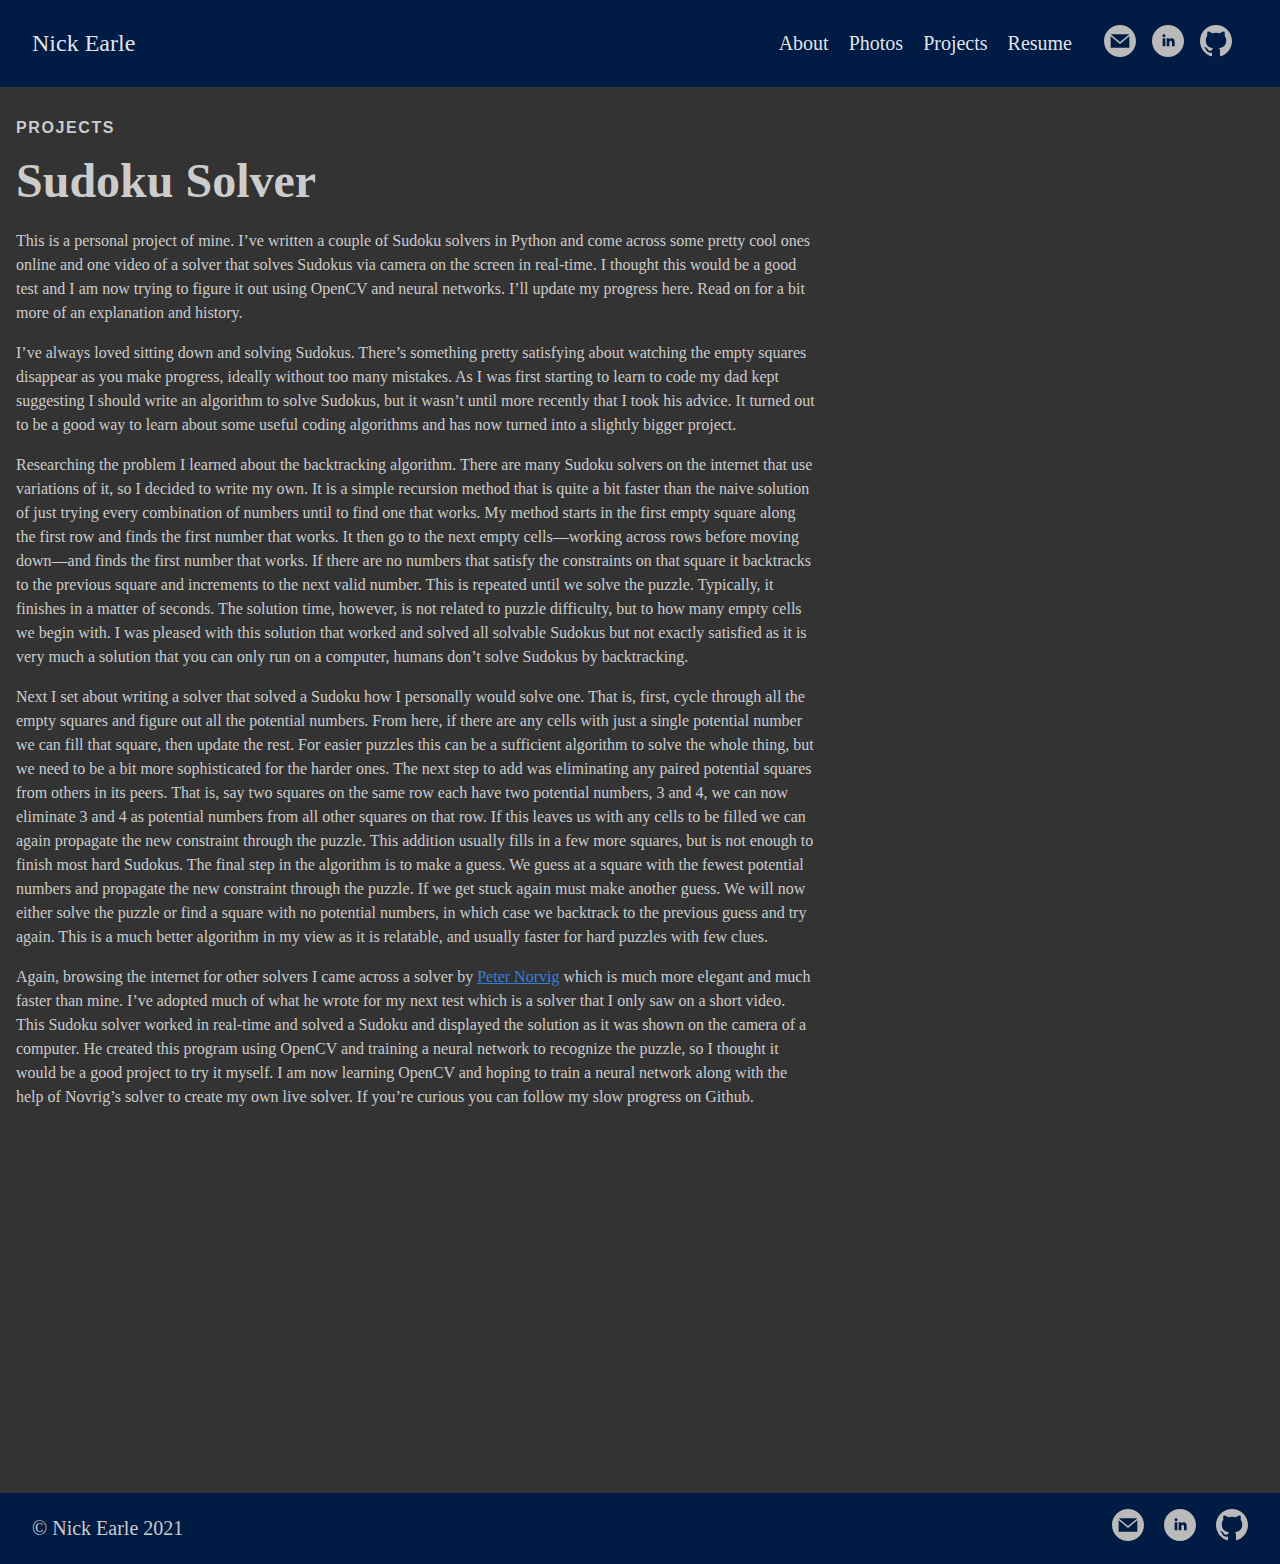
<file: projects/4sudoku/index.html>
<!DOCTYPE html>
<html lang="en-ca">
  <head>
    <meta charset="utf-8">
    <meta http-equiv="X-UA-Compatible" content="IE=edge,chrome=1">
    
    <title>Sudoku Solver | Nick Earle</title>
    <meta name="viewport" content="width=device-width,minimum-scale=1">
    <meta name="description" content="A Couple Sudoku Solvers">
    <meta name="generator" content="Hugo 0.89.0" />
    
    
      <META NAME="ROBOTS" CONTENT="NOINDEX, NOFOLLOW">
    

    
<link rel="stylesheet" href="/ananke/css/main.min.css" >




    
      
<link rel="shortcut icon" href="/images/GoingSkiing.jpg" type="image/x-icon" />


    

    
    
    <meta property="og:title" content="Sudoku Solver" />
<meta property="og:description" content="A Couple Sudoku Solvers" />
<meta property="og:type" content="article" />
<meta property="og:url" content="http://ncearle.com/projects/4sudoku/" /><meta property="article:section" content="Projects" />



<meta itemprop="name" content="Sudoku Solver">
<meta itemprop="description" content="A Couple Sudoku Solvers">

<meta itemprop="wordCount" content="748">
<meta itemprop="keywords" content="" /><meta name="twitter:card" content="summary"/>
<meta name="twitter:title" content="Sudoku Solver"/>
<meta name="twitter:description" content="A Couple Sudoku Solvers"/>

	
  </head>

  <body class="ma0 athelas moon-gray bg-dark-gray">

    
   
  

  <header>
    <div class="bg-navy">
      <nav class="pv3 ph3 ph4-ns" role="navigation">
  <div class="flex-l justify-between items-center center">
    <a href="/" class="f3 fw2 hover-white no-underline white-90 dib">
      
        Nick Earle
      
    </a>
    <div class="flex-l items-center">
      

      
        <ul class="pl0 mr3">
          
          <li class="list f5 f4-ns fw4 dib pr3">
            <a class="hover-white no-underline white-90" href="/about/" title="About page">
              About
            </a>
          </li>
          
          <li class="list f5 f4-ns fw4 dib pr3">
            <a class="hover-white no-underline white-90" href="/photos/" title="Photos page">
              Photos
            </a>
          </li>
          
          <li class="list f5 f4-ns fw4 dib pr3">
            <a class="hover-white no-underline white-90" href="/projects/" title="Projects page">
              Projects
            </a>
          </li>
          
          <li class="list f5 f4-ns fw4 dib pr3">
            <a class="hover-white no-underline white-90" href="/about/Resume_NicholasEarle.pdf" title="Resume">
              Resume
            </a>
        </li>
        </ul>
      
      


<a href="mailto:ncearle@gmail.com" target="_blank" class="link-transition email link dib z-999 pt3 pt0-l mr1" title="email link" rel="noopener" aria-label="send me an email——Opens in a new window">
  <svg xmlns="http://www.w3.org/2000/svg" width="32px" height="32px" viewBox="0 0 24 24">
  <path d="M12 .02c-6.627 0-12 5.373-12 12s5.373 12 12 12 12-5.373 12-12-5.373-12-12-12zm6.99 6.98l-6.99 5.666-6.991-5.666h13.981zm.01 10h-14v-8.505l7 5.673 7-5.672v8.504z"/>
</svg>
<span class="new-window"><svg  height="8px"  style="enable-background:new 0 0 1000 1000;" version="1.1" viewBox="0 0 1000 1000" width="8px" xml:space="preserve" xmlns="http://www.w3.org/2000/svg" xmlns:xlink="http://www.w3.org/1999/xlink" >
<path d="M598 128h298v298h-86v-152l-418 418-60-60 418-418h-152v-86zM810 810v-298h86v298c0 46-40 86-86 86h-596c-48 0-86-40-86-86v-596c0-46 38-86 86-86h298v86h-298v596h596z" style="fill-rule:evenodd;clip-rule:evenodd;fill:;"/>
</svg>
</span></a>







<a href="https://www.linkedin.com/in/ncearle10/" target="_blank" class="link-transition linkedin link dib z-999 pt3 pt0-l mr1" title="LinkedIn link" rel="noopener" aria-label="follow on LinkedIn——Opens in a new window">
  <svg xmlns="http://www.w3.org/2000/svg" width="32px" height="32px" viewBox="0 0 24 24">
  <path d="M12 0c-6.627 0-12 5.373-12 12s5.373 12 12 12 12-5.373 12-12-5.373-12-12-12zm-2 16h-2v-6h2v6zm-1-6.891c-.607 0-1.1-.496-1.1-1.109 0-.612.492-1.109 1.1-1.109s1.1.497 1.1 1.109c0 .613-.493 1.109-1.1 1.109zm8 6.891h-1.998v-2.861c0-1.881-2.002-1.722-2.002 0v2.861h-2v-6h2v1.093c.872-1.616 4-1.736 4 1.548v3.359z"/>
</svg>
<span class="new-window"><svg  height="8px"  style="enable-background:new 0 0 1000 1000;" version="1.1" viewBox="0 0 1000 1000" width="8px" xml:space="preserve" xmlns="http://www.w3.org/2000/svg" xmlns:xlink="http://www.w3.org/1999/xlink" >
<path d="M598 128h298v298h-86v-152l-418 418-60-60 418-418h-152v-86zM810 810v-298h86v298c0 46-40 86-86 86h-596c-48 0-86-40-86-86v-596c0-46 38-86 86-86h298v86h-298v596h596z" style="fill-rule:evenodd;clip-rule:evenodd;fill:;"/>
</svg>
</span></a>


<a href="https://github.com/Ncearle" target="_blank" class="link-transition github link dib z-999 pt3 pt0-l mr1" title="Github link" rel="noopener" aria-label="follow on Github——Opens in a new window">
  <svg xmlns="http://www.w3.org/2000/svg" width="32px" height="32px" viewBox="0 0 24 24">
  <path d="M12 0c-6.626 0-12 5.373-12 12 0 5.302 3.438 9.8 8.207 11.387.599.111.793-.261.793-.577v-2.234c-3.338.726-4.033-1.416-4.033-1.416-.546-1.387-1.333-1.756-1.333-1.756-1.089-.745.083-.729.083-.729 1.205.084 1.839 1.237 1.839 1.237 1.07 1.834 2.807 1.304 3.492.997.107-.775.418-1.305.762-1.604-2.665-.305-5.467-1.334-5.467-5.931 0-1.311.469-2.381 1.236-3.221-.124-.303-.535-1.524.117-3.176 0 0 1.008-.322 3.301 1.23.957-.266 1.983-.399 3.003-.404 1.02.005 2.047.138 3.006.404 2.291-1.552 3.297-1.23 3.297-1.23.653 1.653.242 2.874.118 3.176.77.84 1.235 1.911 1.235 3.221 0 4.609-2.807 5.624-5.479 5.921.43.372.823 1.102.823 2.222v3.293c0 .319.192.694.801.576 4.765-1.589 8.199-6.086 8.199-11.386 0-6.627-5.373-12-12-12z"/>
</svg>
<span class="new-window"><svg  height="8px"  style="enable-background:new 0 0 1000 1000;" version="1.1" viewBox="0 0 1000 1000" width="8px" xml:space="preserve" xmlns="http://www.w3.org/2000/svg" xmlns:xlink="http://www.w3.org/1999/xlink" >
<path d="M598 128h298v298h-86v-152l-418 418-60-60 418-418h-152v-86zM810 810v-298h86v298c0 46-40 86-86 86h-596c-48 0-86-40-86-86v-596c0-46 38-86 86-86h298v86h-298v596h596z" style="fill-rule:evenodd;clip-rule:evenodd;fill:;"/>
</svg>
</span></a>








    </div>
  </div>
</nav>

    </div>
  </header>



    <main class="pb7" role="main">
      
  
  <article class="flex-l flex-wrap justify-between mw9 center ph3">
    <header class="mt4 w-100">
      <aside class="instapaper_ignoref b helvetica tracked">
          
        PROJECTS
      </aside>
      





      <h1 class="f1 athelas mt3 mb1">Sudoku Solver</h1>
      
      
      

      
      
    </header>
    <div class="nested-copy-line-height lh-copy serif f5 nested-links nested-img moon-gray pr4-l w-two-thirds-l"><p>This is a personal project of mine. I&rsquo;ve written a couple of Sudoku solvers in Python and come across some pretty cool ones online and one video of a solver that solves Sudokus via camera on the screen in real-time. I thought this would be a good test and I am now trying to figure it out using OpenCV and neural networks. I&rsquo;ll update my progress here. Read on for a bit more of an explanation and history.</p>
<p>I&rsquo;ve always loved sitting down and solving Sudokus. There&rsquo;s something pretty satisfying about watching the empty squares disappear as you make progress, ideally without too many mistakes. As I was first starting to learn to code my dad kept suggesting I should write an algorithm to solve Sudokus, but it wasn&rsquo;t until more recently that I took his advice. It turned out to be a good way to learn about some useful coding algorithms and has now turned into a slightly bigger project.</p>
<p>Researching the problem I learned about the backtracking algorithm. There are many Sudoku solvers on the internet that use variations of it, so I decided to write my own. It is a simple recursion method that is quite a bit faster than the naive solution of just trying every combination of numbers until to find one that works. My method starts in the first empty square along the first row and finds the first number that works. It then go to the next empty cells—working across rows before moving down—and finds the first number that works. If there are no numbers that satisfy the constraints on that square it backtracks to the previous square and increments to the next valid number. This is repeated until we solve the puzzle. Typically, it finishes in a matter of seconds. The solution time, however, is not related to puzzle difficulty, but to how many empty cells we begin with. I was pleased with this solution that worked and solved all solvable Sudokus but not exactly satisfied as it is very much a solution that you can only run on a computer, humans don&rsquo;t solve Sudokus by backtracking.</p>
<p>Next I set about writing a solver that solved a Sudoku how I personally would solve one. That is, first, cycle through all the empty squares and figure out all the potential numbers. From here, if there are any cells with just a single potential number we can fill that square, then update the rest. For easier puzzles this can be a sufficient algorithm to solve the whole thing, but we need to be a bit more sophisticated for the harder ones. The next step to add was eliminating any paired potential squares from others in its peers. That is, say two squares on the same row each have two potential numbers, 3 and 4, we can now eliminate 3 and 4 as potential numbers from all other squares on that row. If this leaves us with any cells to be filled we can again propagate the new constraint through the puzzle. This addition usually fills in a few more squares, but is not enough to finish most hard Sudokus. The final step in the algorithm is to make a guess. We guess at a square with the fewest potential numbers and propagate the new constraint through the puzzle. If we get stuck again must make another guess. We will now either solve the puzzle or find a square with no potential numbers, in which case we backtrack to the previous guess and try again. This is a much better algorithm in my view as it is relatable, and usually faster for hard puzzles with few clues.</p>
<p>Again, browsing the internet for other solvers I came across a solver by <a href="https://norvig.com/sudoku.html">Peter Norvig</a> which is much more elegant and much faster than mine. I&rsquo;ve adopted much of what he wrote for my next test which is a solver that I only saw on a short video. This Sudoku solver worked in real-time and solved a Sudoku and displayed the solution as it was shown on the camera of a computer. He created this program using OpenCV and training a neural network to recognize the puzzle, so I thought it would be a good project to try it myself. I am now learning OpenCV and hoping to train a neural network along with the help of Novrig&rsquo;s solver to create my own live solver. If you&rsquo;re curious you can follow my slow progress on Github.</p>
<ul class="pa0">
  
</ul>
<div class="mt6 instapaper_ignoref">
      
      
      </div>
    </div>

    <aside class="w-30-l mt6-l">




</aside>

  </article>

    </main>
    <footer class="bg-navy bottom-0 w-100 pa3" role="contentinfo">
  <div class="flex justify-between">
  <a class="f4 fw4 hover-white no-underline moon-gray dn dib-ns pv2 ph3" href="http://ncearle.com/" >
    &copy;  Nick Earle 2021 
  </a>
    <div>


<a href="mailto:ncearle@gmail.com" target="_blank" class="link-transition email link dib z-999 pt3 pt0-l mr1" title="email link" rel="noopener" aria-label="send me an email——Opens in a new window">
  <svg xmlns="http://www.w3.org/2000/svg" width="32px" height="32px" viewBox="0 0 24 24">
  <path d="M12 .02c-6.627 0-12 5.373-12 12s5.373 12 12 12 12-5.373 12-12-5.373-12-12-12zm6.99 6.98l-6.99 5.666-6.991-5.666h13.981zm.01 10h-14v-8.505l7 5.673 7-5.672v8.504z"/>
</svg>
<span class="new-window"><svg  height="8px"  style="enable-background:new 0 0 1000 1000;" version="1.1" viewBox="0 0 1000 1000" width="8px" xml:space="preserve" xmlns="http://www.w3.org/2000/svg" xmlns:xlink="http://www.w3.org/1999/xlink" >
<path d="M598 128h298v298h-86v-152l-418 418-60-60 418-418h-152v-86zM810 810v-298h86v298c0 46-40 86-86 86h-596c-48 0-86-40-86-86v-596c0-46 38-86 86-86h298v86h-298v596h596z" style="fill-rule:evenodd;clip-rule:evenodd;fill:;"/>
</svg>
</span></a>







<a href="https://www.linkedin.com/in/ncearle10/" target="_blank" class="link-transition linkedin link dib z-999 pt3 pt0-l mr1" title="LinkedIn link" rel="noopener" aria-label="follow on LinkedIn——Opens in a new window">
  <svg xmlns="http://www.w3.org/2000/svg" width="32px" height="32px" viewBox="0 0 24 24">
  <path d="M12 0c-6.627 0-12 5.373-12 12s5.373 12 12 12 12-5.373 12-12-5.373-12-12-12zm-2 16h-2v-6h2v6zm-1-6.891c-.607 0-1.1-.496-1.1-1.109 0-.612.492-1.109 1.1-1.109s1.1.497 1.1 1.109c0 .613-.493 1.109-1.1 1.109zm8 6.891h-1.998v-2.861c0-1.881-2.002-1.722-2.002 0v2.861h-2v-6h2v1.093c.872-1.616 4-1.736 4 1.548v3.359z"/>
</svg>
<span class="new-window"><svg  height="8px"  style="enable-background:new 0 0 1000 1000;" version="1.1" viewBox="0 0 1000 1000" width="8px" xml:space="preserve" xmlns="http://www.w3.org/2000/svg" xmlns:xlink="http://www.w3.org/1999/xlink" >
<path d="M598 128h298v298h-86v-152l-418 418-60-60 418-418h-152v-86zM810 810v-298h86v298c0 46-40 86-86 86h-596c-48 0-86-40-86-86v-596c0-46 38-86 86-86h298v86h-298v596h596z" style="fill-rule:evenodd;clip-rule:evenodd;fill:;"/>
</svg>
</span></a>


<a href="https://github.com/Ncearle" target="_blank" class="link-transition github link dib z-999 pt3 pt0-l mr1" title="Github link" rel="noopener" aria-label="follow on Github——Opens in a new window">
  <svg xmlns="http://www.w3.org/2000/svg" width="32px" height="32px" viewBox="0 0 24 24">
  <path d="M12 0c-6.626 0-12 5.373-12 12 0 5.302 3.438 9.8 8.207 11.387.599.111.793-.261.793-.577v-2.234c-3.338.726-4.033-1.416-4.033-1.416-.546-1.387-1.333-1.756-1.333-1.756-1.089-.745.083-.729.083-.729 1.205.084 1.839 1.237 1.839 1.237 1.07 1.834 2.807 1.304 3.492.997.107-.775.418-1.305.762-1.604-2.665-.305-5.467-1.334-5.467-5.931 0-1.311.469-2.381 1.236-3.221-.124-.303-.535-1.524.117-3.176 0 0 1.008-.322 3.301 1.23.957-.266 1.983-.399 3.003-.404 1.02.005 2.047.138 3.006.404 2.291-1.552 3.297-1.23 3.297-1.23.653 1.653.242 2.874.118 3.176.77.84 1.235 1.911 1.235 3.221 0 4.609-2.807 5.624-5.479 5.921.43.372.823 1.102.823 2.222v3.293c0 .319.192.694.801.576 4.765-1.589 8.199-6.086 8.199-11.386 0-6.627-5.373-12-12-12z"/>
</svg>
<span class="new-window"><svg  height="8px"  style="enable-background:new 0 0 1000 1000;" version="1.1" viewBox="0 0 1000 1000" width="8px" xml:space="preserve" xmlns="http://www.w3.org/2000/svg" xmlns:xlink="http://www.w3.org/1999/xlink" >
<path d="M598 128h298v298h-86v-152l-418 418-60-60 418-418h-152v-86zM810 810v-298h86v298c0 46-40 86-86 86h-596c-48 0-86-40-86-86v-596c0-46 38-86 86-86h298v86h-298v596h596z" style="fill-rule:evenodd;clip-rule:evenodd;fill:;"/>
</svg>
</span></a>







</div>
  </div>
</footer>

    
    
  </body>
</html>
</file>
<file: css/hugo-easy-gallery.css>
/*
Put this file in /static/css/hugo-easy-gallery.css
Documentation and licence at https://github.com/liwenyip/hugo-easy-gallery/
*/


/*
Grid Layout Styles
*/
.gallery {
    overflow: hidden;
    margin: 10px;
    max-width: 1440px;
}
/* .gallery .box {
    float: left;
    position: relative;
    /* Default: 1 tile wide */
    /* width: 100%;
    padding-bottom: 100%; 
} */
/* @media only screen and (min-width : 365px) { */
    /* Tablet view: 2 tiles */
    /* .gallery .box { */
        /* width: 50%; */
        /* padding-bottom: 50%; */
    /* } */
/* } */
/* @media only screen and (min-width : 480px) { */
    /* Small desktop / ipad view: 3 tiles */
    /* .gallery .box { */
        /* width: 33.3%; */
        /* padding-bottom: 33.3%;  */
    /* } */
/* } */
/* @media only screen and (min-width : 9999px) { */
   /* Medium desktop: 4 tiles */
   /* .box { */
      /* width: 25%; */
      /* padding-bottom: 25%; */
   /* } */
/* } */


/*
Transition styles
*/
.gallery.hover-transition figure,
.gallery.hover-effect-zoom .img, 
.gallery:not(.caption-effect-appear) figcaption,
.fancy-figure:not(.caption-effect-appear) figcaption {
    -webkit-transition: all 0.3s ease-in-out;
    -moz-transition: all 0.3s ease-in-out;
    -o-transition: all 0.3s ease-in-out;
    transition: all 0.3s ease-in-out;
}
/*
figure styles
*/
figure {
    position: relative; /* purely to allow absolution positioning of figcaption */
    overflow: hidden;
}
.gallery figure {
    position: absolute;
    left: 5px;
    right: 5px;
    top: 5px;
    bottom: 5px;
}
.gallery.hover-effect-grow figure:hover {
    transform: scale(1.1);
}
.gallery.hover-effect-shrink figure:hover {
    transform: scale(0.95);
}
.gallery.hover-effect-slidedown figure:hover {
    transform: translateY(5px);
}
.gallery.hover-effect-slideup figure:hover {
    transform: translateY(-5px);
}

/*
img / a styles
*/

.gallery .img {
    position: absolute;
    left: 0;
    right: 0;
    top: 0;
    bottom: 0;
    background-size: contain;
    /* background-position: 50% 50%; */
    background-repeat: no-repeat;
}
.gallery.hover-effect-zoom figure:hover .img {
    transform: scale(1.1);
}
.gallery img {
    display: none; /* only show the img if not inside a gallery */
}
figure a {
    position: absolute;
    left: 0;
    right: 0;
    top: 0;
    bottom: 0;
}

/*
figcaption styles
*/
.gallery figcaption,
.fancy-figure figcaption {
    position: absolute;
    bottom: 0;
    left: 0;
    right: 0;
    background: #000;
    color: #FFF;
    text-align: center;
    font-size: 60%; /* change this if you want bigger text */
    background: rgba(0, 0, 0, 0.5);
    opacity: 1;
    cursor: pointer;
}
.gallery.caption-position-none figcaption,
.fancy-figure.caption-position-none figcaption  {
    display: none;
}
.gallery.caption-position-center figcaption,
.fancy-figure.caption-position-center figcaption {
    top: 0;
    padding: 40% 5px;
}
.gallery.caption-position-bottom figcaption,
.fancy-figure.caption-position-bottom figcaption {
    padding: 5px;
}
.gallery.caption-effect-fade figure:not(:hover) figcaption,
.gallery.caption-effect-appear figure:not(:hover) figcaption,
.fancy-figure.caption-effect-fade figure:not(:hover) figcaption,
.fancy-figure.caption-effect-appear figure:not(:hover) figcaption {
    background: rgba(0, 0, 0, 0);
    opacity: 0;
}
.gallery.caption-effect-slide.caption-position-bottom figure:not(:hover) figcaption,
.fancy-figure.caption-effect-slide.caption-position-bottom figure:not(:hover) figcaption {
    margin-bottom: -100%;
}
.gallery.caption-effect-slide.caption-position-center figure:not(:hover) figcaption,
.fancy-figure.caption-effect-slide.caption-position-center figure:not(:hover) figcaption  {
    top: 100%;
}
figcaption p {
    margin: auto; /* override style in theme */
}
</file>
